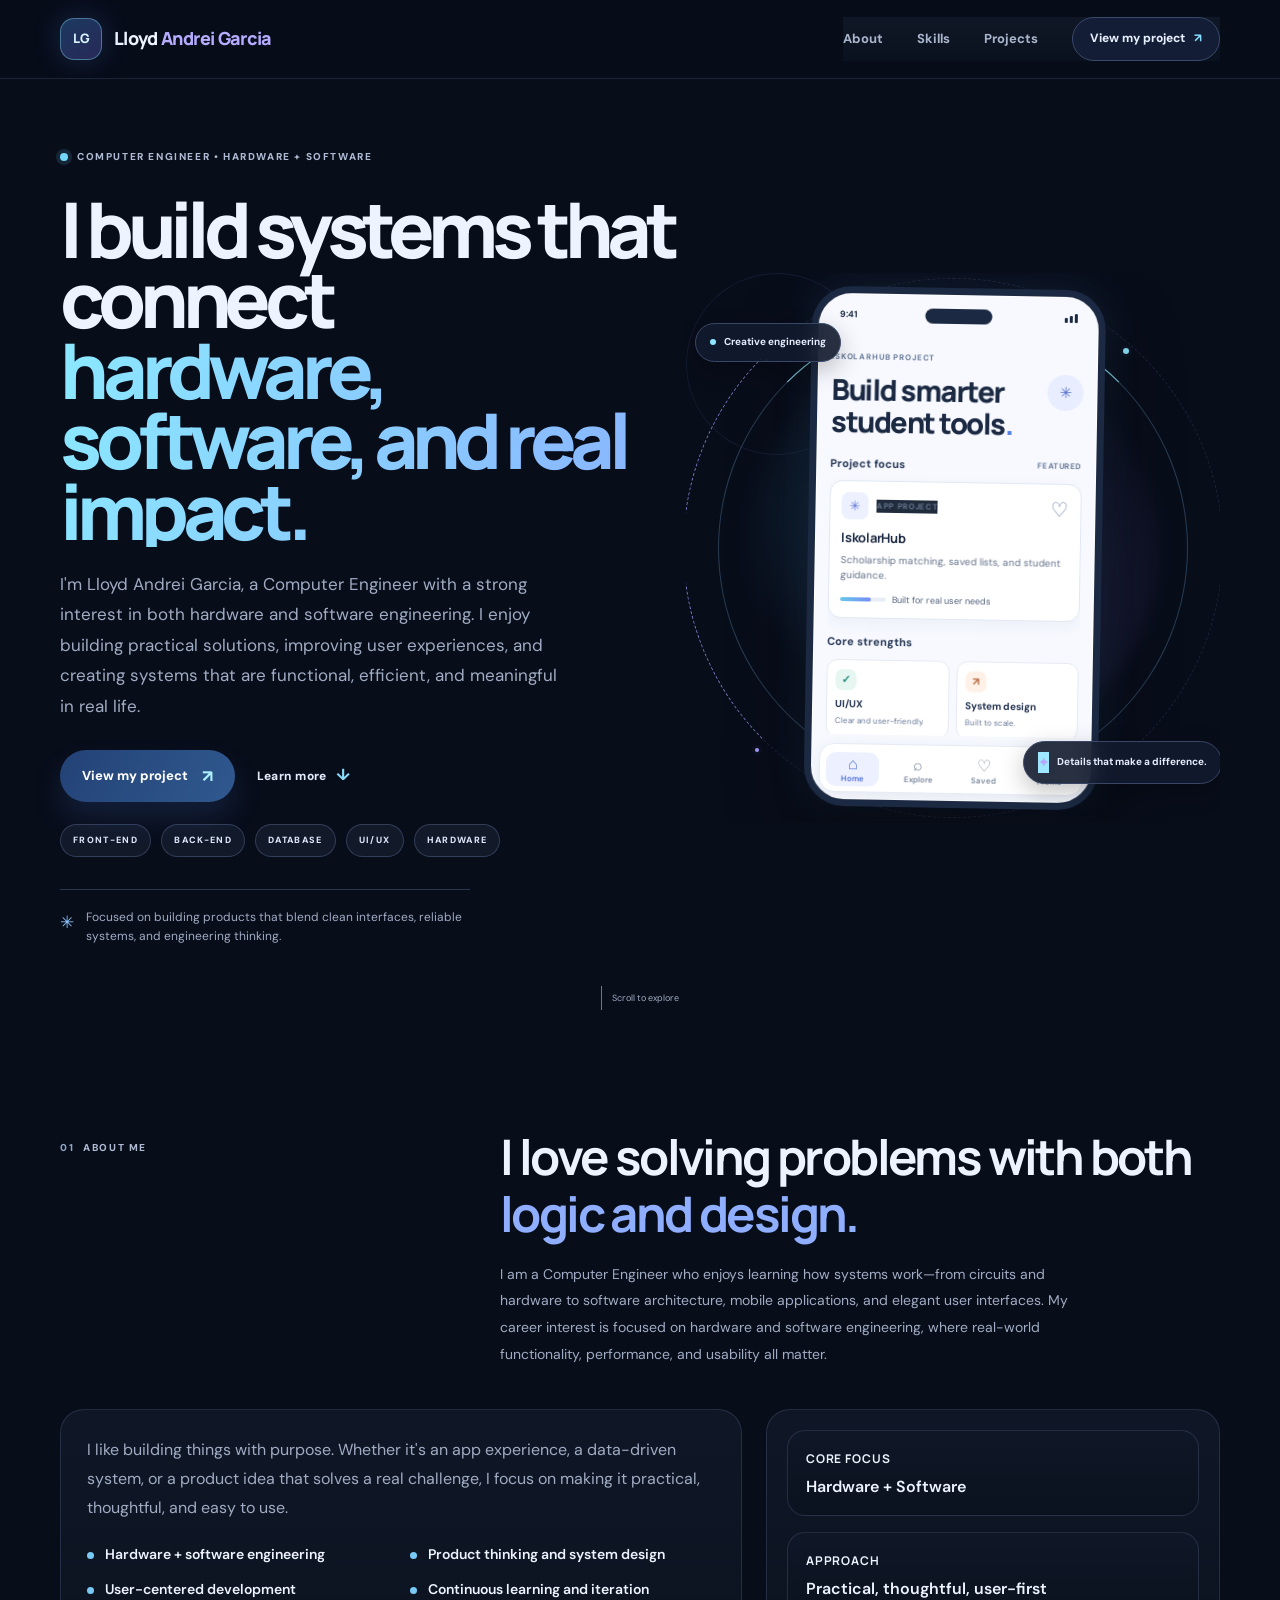
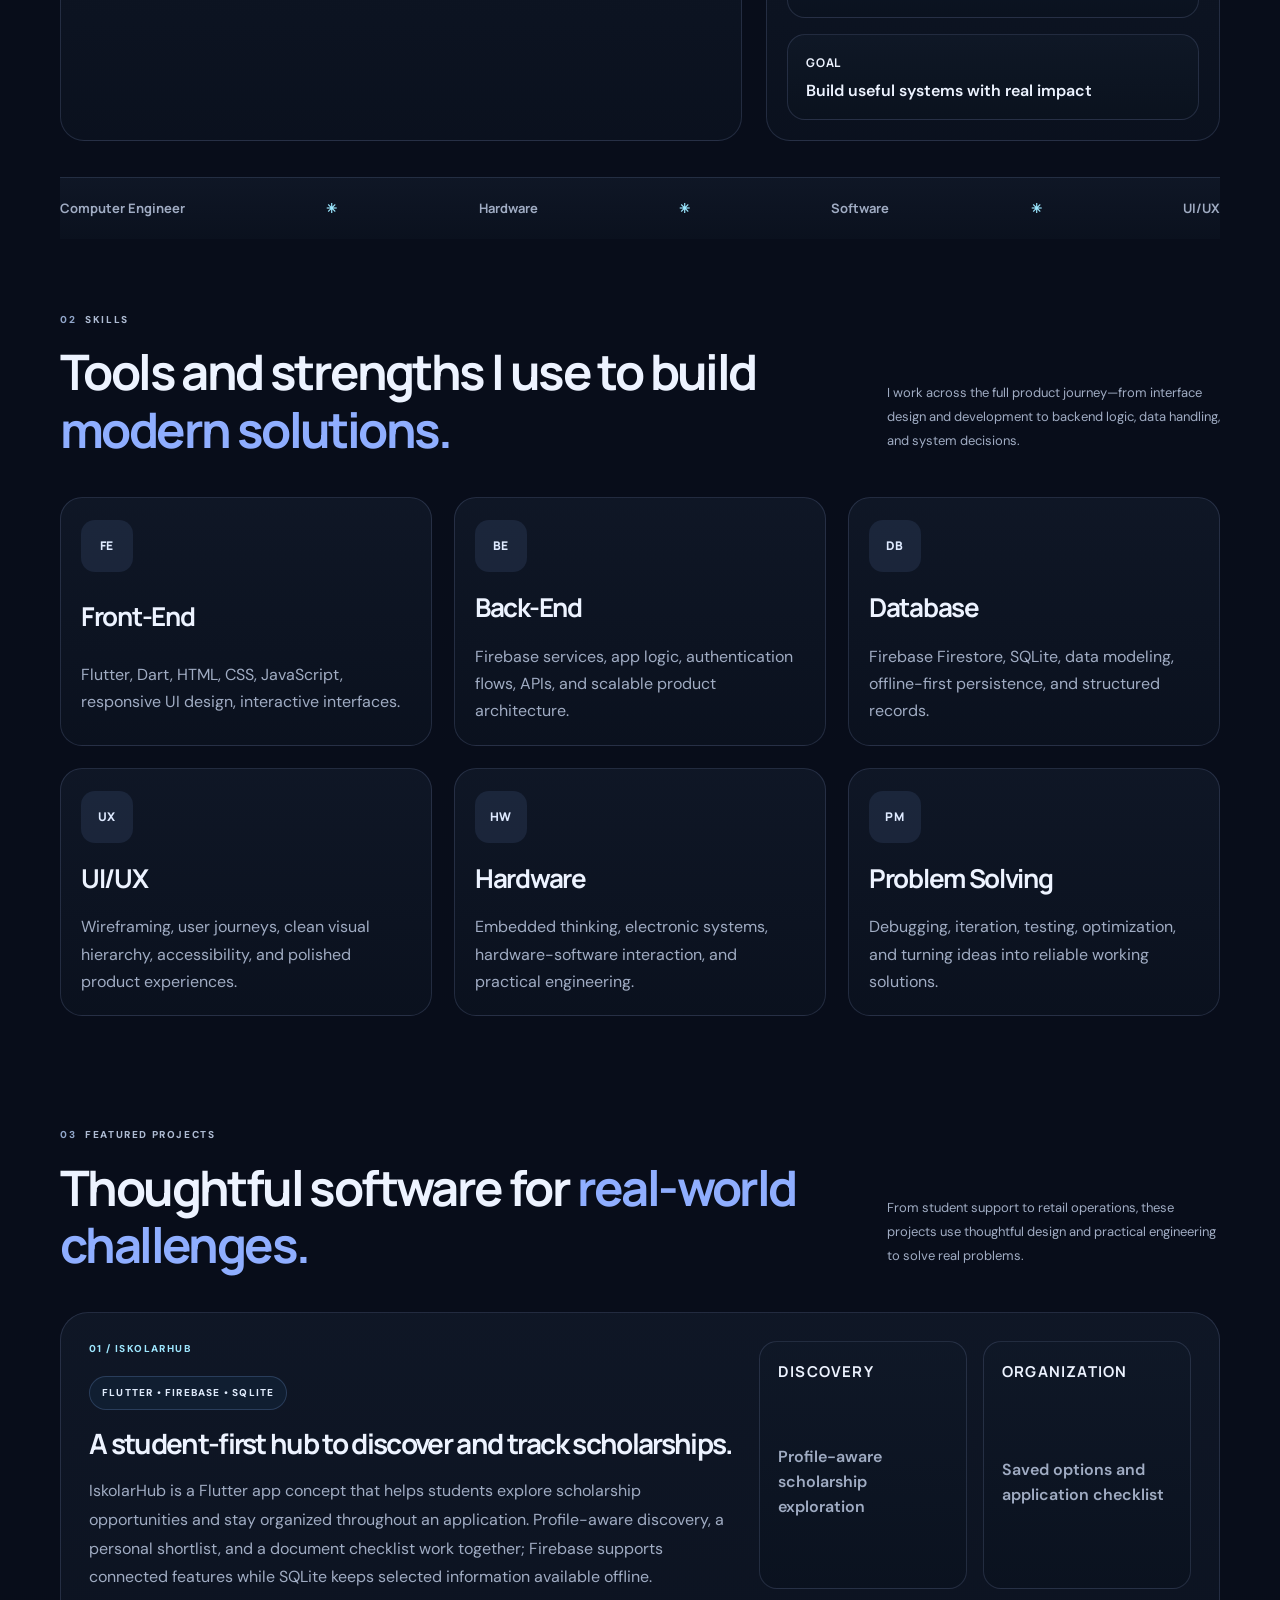
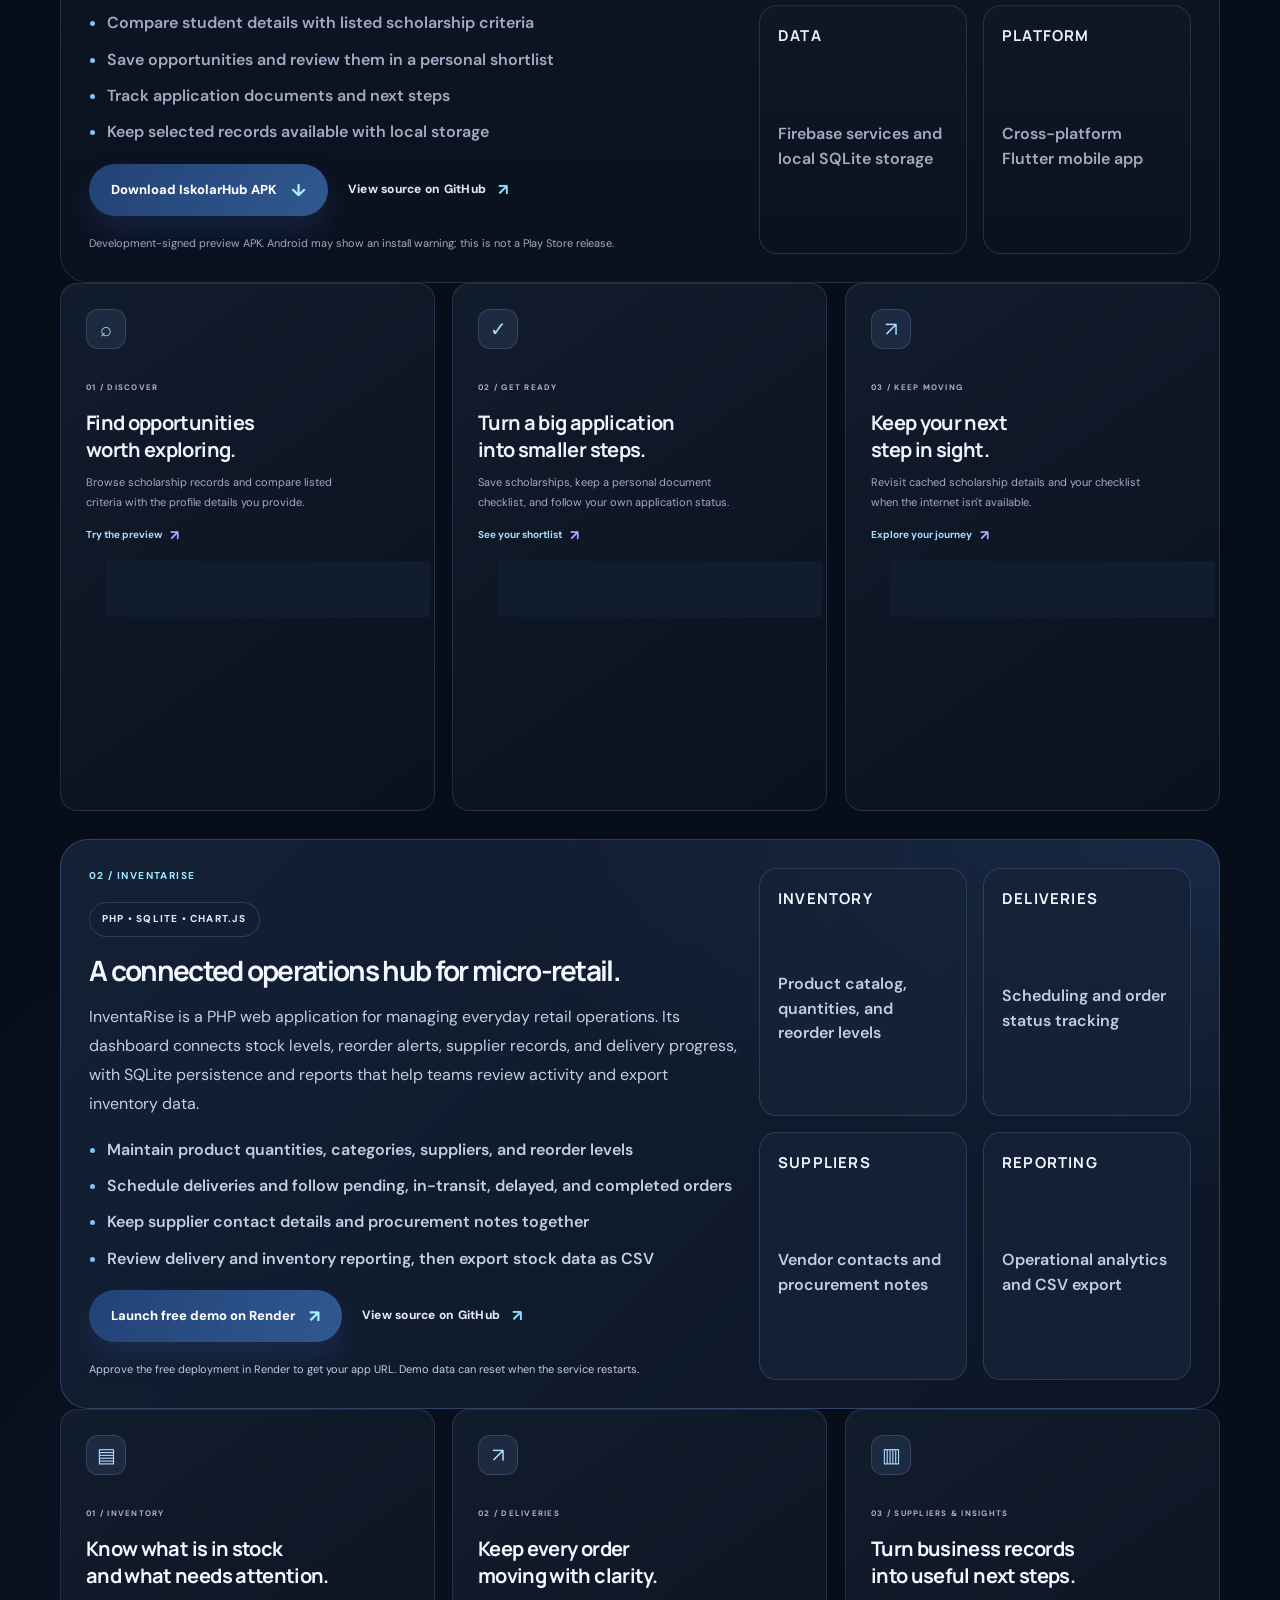
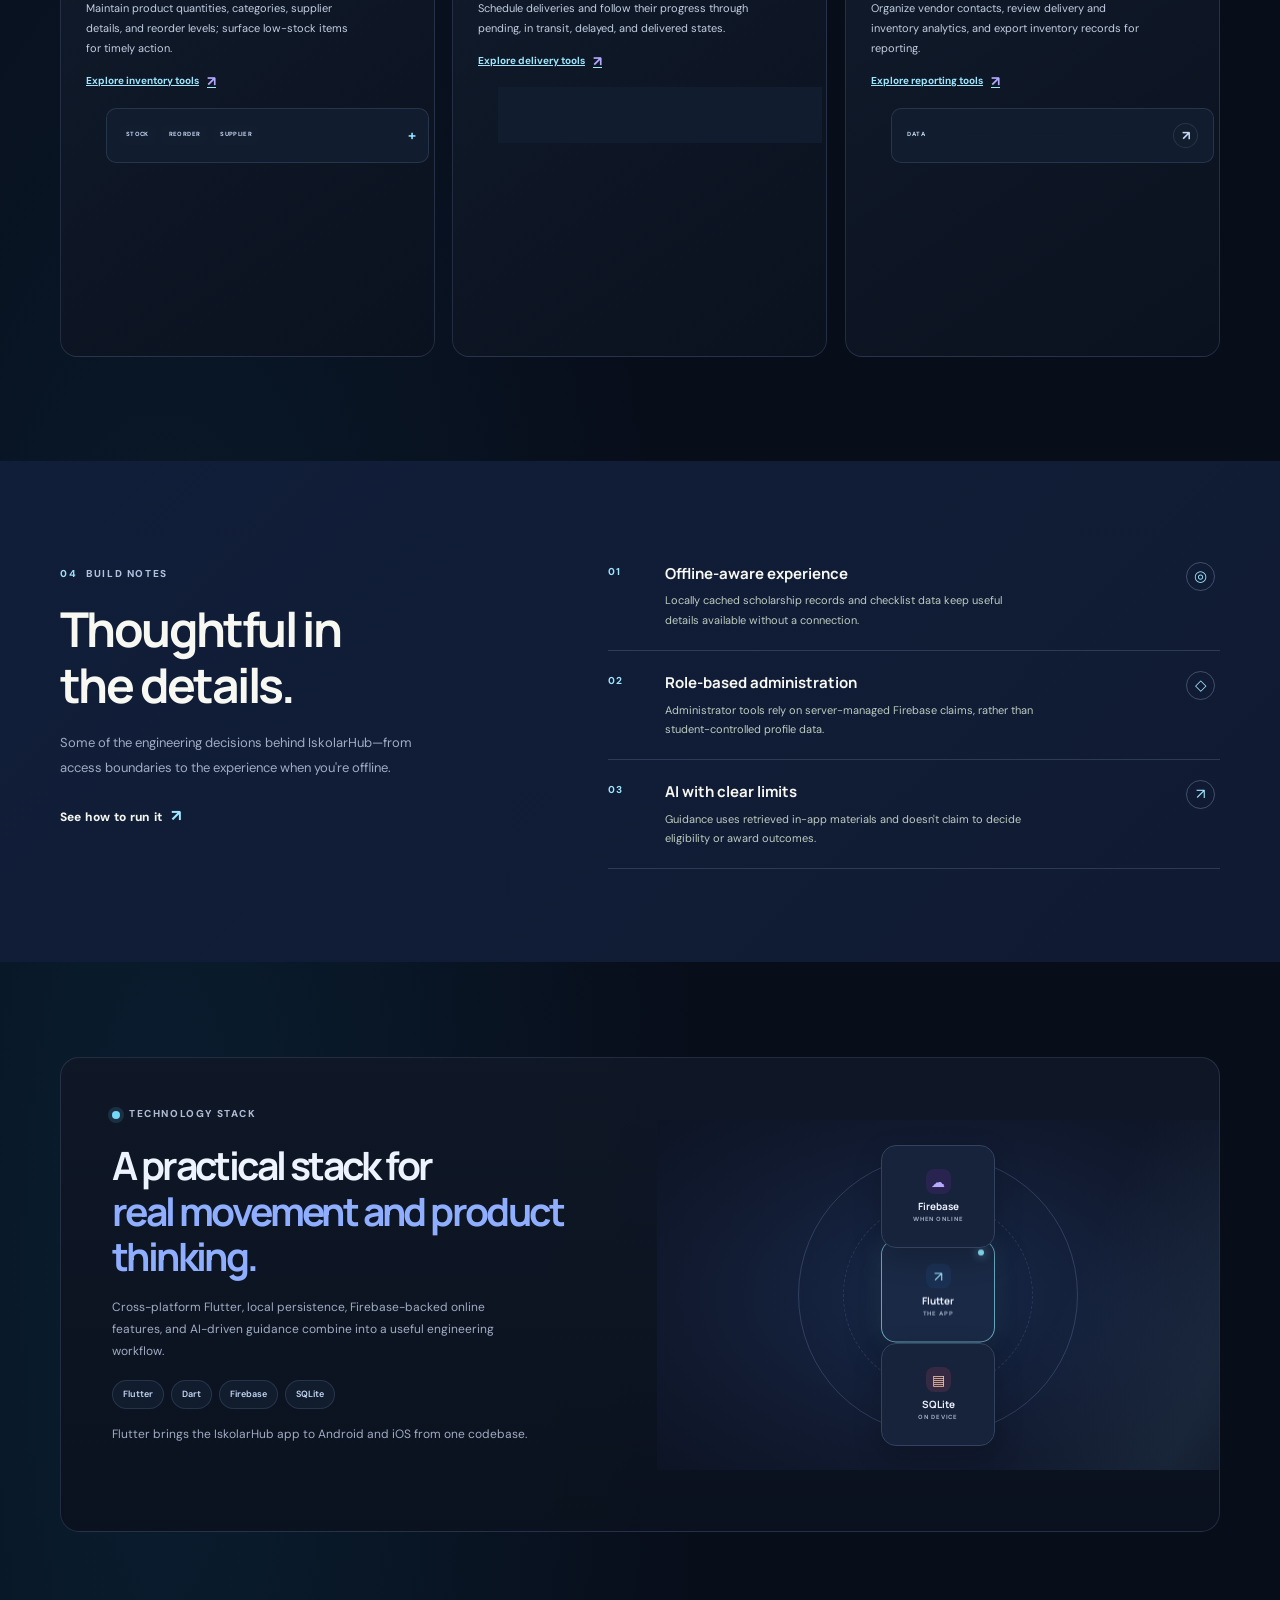
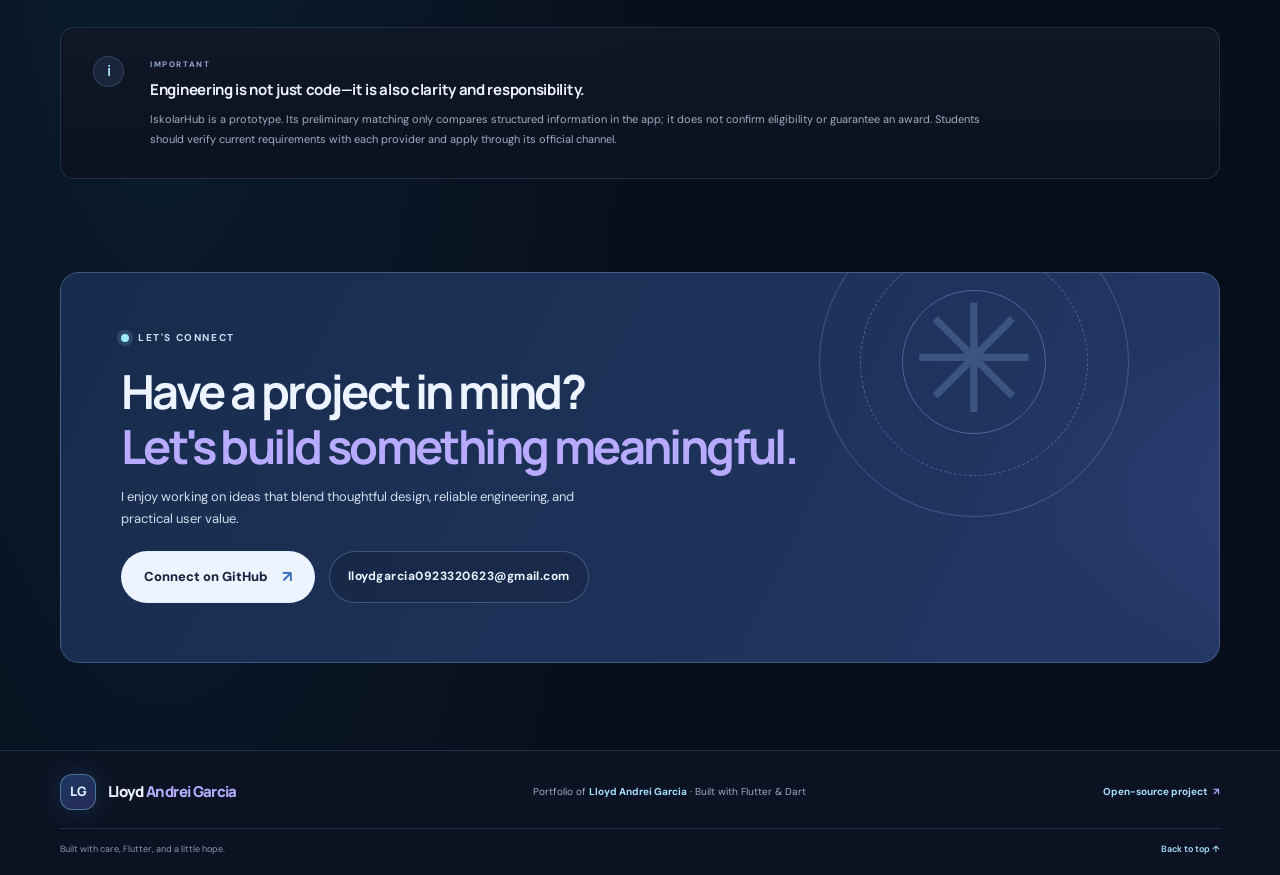
<file: docs/index.html>
<!doctype html>
<html lang="en">
  <head>
    <meta charset="utf-8">
    <meta name="viewport" content="width=device-width, initial-scale=1">
    <meta
      name="description"
      content="Lloyd Andrei Garcia is a Computer Engineer focused on hardware and software engineering, UI/UX, databases, and mobile app development."
    >
    <meta name="theme-color" content="#0f172a">
    <meta property="og:type" content="website">
    <meta property="og:title" content="Lloyd Andrei Garcia — Computer Engineer">
    <meta
      property="og:description"
      content="Computer Engineer portfolio featuring work in front-end, back-end, database, UI/UX, hardware/software engineering, and the IskolarHub project."
    >
    <meta property="og:image" content="assets/social-preview.svg?v=blue-hour">
    <title>Lloyd Andrei Garcia — Computer Engineer</title>
    <link rel="icon" href="assets/favicon.svg?v=blue-hour" type="image/svg+xml">
    <link rel="stylesheet" href="styles.css?v=playful-preview">
    <script src="script.js?v=playful-preview" defer></script>
  </head>
  <body>
    <a class="skip-link" href="#main">Skip to content</a>

    <header class="site-header">
      <nav class="nav shell" aria-label="Main navigation">
        <a class="brand" href="#" aria-label="Lloyd Andrei Garcia home">
          <span class="brand-mark brand-monogram" aria-hidden="true">LG</span>
          <span class="brand-name">Lloyd <span>Andrei Garcia</span></span>
        </a>

        <button
          class="menu-toggle"
          type="button"
          aria-expanded="false"
          aria-controls="nav-links"
          aria-label="Open navigation menu"
        >
          <span></span><span></span>
        </button>

        <div class="nav-links" id="nav-links">
          <a href="#about">About</a>
          <a href="#skills">Skills</a>
          <a href="#projects">Projects</a>
          <a
            class="nav-cta"
            href="https://github.com/lloydgarcia0923320623-create/iskolarhub"
            target="_blank"
            rel="noreferrer"
          >View my project <span aria-hidden="true">↗</span></a>
        </div>
      </nav>
    </header>

    <main id="main">
      <section class="hero shell" aria-labelledby="hero-title">
        <div class="hero-copy">
          <p class="eyebrow"><span class="status-dot"></span> COMPUTER ENGINEER • HARDWARE + SOFTWARE</p>
          <h1 id="hero-title">I build systems that connect <span>hardware, software, and real impact.</span></h1>
          <p class="hero-intro">
            I'm Lloyd Andrei Garcia, a Computer Engineer with a strong interest in both hardware and software engineering.
            I enjoy building practical solutions, improving user experiences, and creating systems that are functional,
            efficient, and meaningful in real life.
          </p>
          <div class="hero-actions">
            <a
              class="button button-dark"
              href="https://github.com/lloydgarcia0923320623-create/iskolarhub"
              target="_blank"
              rel="noreferrer"
            >View my project <span aria-hidden="true">↗</span></a>
            <a class="text-link" href="#about">Learn more <span aria-hidden="true">↓</span></a>
          </div>
          <div class="hero-badges" aria-label="Core skills and tools">
            <span>Front-End</span>
            <span>Back-End</span>
            <span>Database</span>
            <span>UI/UX</span>
            <span>Hardware</span>
          </div>
          <div class="hero-note">
            <span class="note-icon" aria-hidden="true">✳</span>
            <p>Focused on building products that blend clean interfaces, reliable systems, and engineering thinking.</p>
          </div>
        </div>

        <div class="hero-visual" aria-label="Interactive preview of the IskolarHub app">
          <div class="orbit orbit-one"></div>
          <div class="orbit orbit-two"></div>
          <div class="orbit-dot orbit-dot-one"></div>
          <div class="orbit-dot orbit-dot-two"></div>
          <div class="visual-label label-top"><span></span> Creative engineering</div>
          <div class="phone" aria-label="Interactive IskolarHub app preview">
            <div class="phone-top">
              <span>9:41</span>
              <span class="phone-island" aria-hidden="true"></span>
              <span class="phone-status" aria-hidden="true"><i></i><i></i><i></i></span>
            </div>
            <div class="phone-panels">
              <section class="phone-panel" id="preview-home" role="tabpanel" aria-labelledby="tab-home">
                <div class="app-greeting">
                  <div>
                    <span class="micro-label">ISKOLARHUB PROJECT</span>
                    <h2>Build smarter<br>student tools<span>.</span></h2>
                  </div>
                  <div class="avatar" aria-hidden="true">✳</div>
                </div>
                <div class="app-section-title"><strong>Project focus</strong><span>FEATURED</span></div>
                <article class="opportunity-card" data-scholarship-id="future-makers" data-scholarship-title="IskolarHub" data-scholarship-description="A scholarship discovery and tracking app for students.">
                  <div class="card-topline"><span class="card-icon icon-lilac" aria-hidden="true">✳</span><span class="tag">APP PROJECT</span><button class="bookmark" type="button" aria-label="Save IskolarHub" aria-pressed="false">♡</button></div>
                  <strong>IskolarHub</strong>
                  <span class="card-caption">Scholarship matching, saved lists, and student guidance.</span>
                  <div class="match-line"><span><i></i></span> Built for real user needs</div>
                </article>
                <div class="app-section-title"><strong>Core strengths</strong></div>
                <div class="app-mini-row">
                  <div class="mini-card"><span class="mini-icon icon-mint" aria-hidden="true">✓</span><strong>UI/UX</strong><small>Clear and user-friendly.</small></div>
                  <div class="mini-card"><span class="mini-icon icon-peach" aria-hidden="true">↗</span><strong>System design</strong><small>Built to scale.</small></div>
                </div>
                <p class="sample-note">Interactive preview · sample app concept</p>
              </section>

              <section class="phone-panel" id="preview-explore" role="tabpanel" aria-labelledby="tab-explore" hidden>
                <div class="panel-heading">
                  <span class="micro-label">DISCOVERY</span>
                  <h2>Explore<span>.</span></h2>
                  <p>Matching scholarship opportunities with student needs.</p>
                </div>
                <label class="app-search">
                  <span aria-hidden="true">⌕</span>
                  <input class="scholarship-search" type="search" placeholder="Search opportunities" aria-label="Search sample scholarships">
                </label>
                <div class="app-section-title"><strong>Scholarships</strong><span>2 ITEMS</span></div>
                <div class="scholarship-list">
                  <article class="opportunity-card" data-scholarship-id="future-makers" data-scholarship-title="Future Makers Grant" data-scholarship-description="A sample opportunity to explore.">
                    <div class="card-topline"><span class="card-icon icon-lilac" aria-hidden="true">✳</span><span class="tag">STUDENT GRANT</span><button class="bookmark" type="button" aria-label="Save Future Makers Grant" aria-pressed="false">♡</button></div>
                    <strong>Future Makers Grant</strong>
                    <span class="card-caption">A sample opportunity to explore.</span>
                  </article>
                  <article class="opportunity-card" data-scholarship-id="learning-forward" data-scholarship-title="Learning Forward Award" data-scholarship-description="A sample award for motivated learners.">
                    <div class="card-topline"><span class="card-icon icon-blue" aria-hidden="true">↗</span><span class="tag">STUDENT AWARD</span><button class="bookmark" type="button" aria-label="Save Learning Forward Award" aria-pressed="false">♡</button></div>
                    <strong>Learning Forward Award</strong>
                    <span class="card-caption">A sample award for motivated learners.</span>
                  </article>
                  <p class="search-empty" hidden>No sample scholarships match that search.</p>
                </div>
              </section>

              <section class="phone-panel" id="preview-saved" role="tabpanel" aria-labelledby="tab-saved" hidden>
                <div class="panel-heading">
                  <span class="micro-label">KEEP GOOD OPTIONS CLOSE</span>
                  <h2>Saved<span>.</span></h2>
                  <p>Your shortlist, ready when you are.</p>
                </div>
                <p class="saved-empty">Tap the heart on an opportunity to add it to your shortlist.</p>
                <div class="saved-list"></div>
              </section>

              <section class="phone-panel" id="preview-profile" role="tabpanel" aria-labelledby="tab-profile" hidden>
                <div class="panel-heading">
                  <span class="micro-label">YOUR JOURNEY</span>
                  <h2>Profile<span>.</span></h2>
                  <p>A few details can help you organize your search.</p>
                </div>
                <div class="profile-preview">
                  <div class="avatar" aria-hidden="true">✳</div>
                  <strong>Your student profile</strong>
                  <span>Study details and goals stay yours to manage.</span>
                </div>
                <div class="app-section-title"><strong>Good next steps</strong></div>
                <div class="profile-step"><span>01</span><p>Add your course and year level</p><b>›</b></div>
                <div class="profile-step"><span>02</span><p>Save an opportunity to review</p><b>›</b></div>
                <p class="sample-note">Interactive preview · sample content</p>
              </section>
            </div>
            <div class="phone-tabbar" role="tablist" aria-label="Preview app navigation">
              <button class="tab-active" id="tab-home" type="button" role="tab" aria-selected="true" aria-controls="preview-home" tabindex="0"><span aria-hidden="true">⌂</span><small>Home</small></button>
              <button id="tab-explore" type="button" role="tab" aria-selected="false" aria-controls="preview-explore" tabindex="-1"><span aria-hidden="true">⌕</span><small>Explore</small></button>
              <button id="tab-saved" type="button" role="tab" aria-selected="false" aria-controls="preview-saved" tabindex="-1"><span aria-hidden="true">♡</span><small>Saved</small></button>
              <button id="tab-profile" type="button" role="tab" aria-selected="false" aria-controls="preview-profile" tabindex="-1"><span aria-hidden="true">◉</span><small>Profile</small></button>
            </div>
            <p class="phone-status-message" aria-live="polite"></p>
          </div>
          <div class="visual-label label-bottom"><span>✦</span> Details that make a difference.</div>
        </div>

        <a class="scroll-cue" href="#about"><span></span> Scroll to explore</a>
      </section>

      <section class="intro-section" id="about" aria-labelledby="why-title">
        <div class="shell intro-grid">
          <p class="eyebrow section-eyebrow"><span>01</span> ABOUT ME</p>
          <div>
            <h2 id="why-title">I love solving problems with both <span>logic and design.</span></h2>
            <p class="section-copy">
              I am a Computer Engineer who enjoys learning how systems work—from circuits and hardware to software architecture,
              mobile applications, and elegant user interfaces. My career interest is focused on hardware and software engineering,
              where real-world functionality, performance, and usability all matter.
            </p>
          </div>
        </div>
        <div class="shell about-grid">
          <div class="about-copy">
            <p>
              I like building things with purpose. Whether it's an app experience, a data-driven system, or a product idea that
              solves a real challenge, I focus on making it practical, thoughtful, and easy to use.
            </p>
            <ul class="about-list">
              <li>Hardware + software engineering</li>
              <li>Product thinking and system design</li>
              <li>User-centered development</li>
              <li>Continuous learning and iteration</li>
            </ul>
          </div>
          <div class="about-panel">
            <div class="mini-stat">
              <strong>Core focus</strong>
              <span>Hardware + Software</span>
            </div>
            <div class="mini-stat">
              <strong>Approach</strong>
              <span>Practical, thoughtful, user-first</span>
            </div>
            <div class="mini-stat">
              <strong>Goal</strong>
              <span>Build useful systems with real impact</span>
            </div>
          </div>
        </div>
        <div class="word-strip shell" aria-label="Computer engineer, software, hardware, UI UX, systems">
          <span>Computer Engineer</span><i>✳</i><span>Hardware</span><i>✳</i><span>Software</span><i>✳</i><span>UI/UX</span>
        </div>
      </section>

      <section class="skills-section" id="skills" aria-labelledby="skills-title">
        <div class="shell">
          <div class="section-heading">
            <div>
              <p class="eyebrow section-eyebrow"><span>02</span> SKILLS</p>
              <h2 id="skills-title">Tools and strengths I use to build <span>modern solutions.</span></h2>
            </div>
            <p>I work across the full product journey—from interface design and development to backend logic, data handling, and system decisions.</p>
          </div>

          <div class="skills-grid">
            <article class="skill-card">
              <div class="skill-icon">FE</div>
              <h3>Front-End</h3>
              <p>Flutter, Dart, HTML, CSS, JavaScript, responsive UI design, interactive interfaces.</p>
            </article>
            <article class="skill-card">
              <div class="skill-icon">BE</div>
              <h3>Back-End</h3>
              <p>Firebase services, app logic, authentication flows, APIs, and scalable product architecture.</p>
            </article>
            <article class="skill-card">
              <div class="skill-icon">DB</div>
              <h3>Database</h3>
              <p>Firebase Firestore, SQLite, data modeling, offline-first persistence, and structured records.</p>
            </article>
            <article class="skill-card">
              <div class="skill-icon">UX</div>
              <h3>UI/UX</h3>
              <p>Wireframing, user journeys, clean visual hierarchy, accessibility, and polished product experiences.</p>
            </article>
            <article class="skill-card">
              <div class="skill-icon">HW</div>
              <h3>Hardware</h3>
              <p>Embedded thinking, electronic systems, hardware-software interaction, and practical engineering.</p>
            </article>
            <article class="skill-card">
              <div class="skill-icon">PM</div>
              <h3>Problem Solving</h3>
              <p>Debugging, iteration, testing, optimization, and turning ideas into reliable working solutions.</p>
            </article>
          </div>
        </div>
      </section>

      <section class="features-section" id="projects" aria-labelledby="features-title">
        <div class="shell">
          <div class="section-heading">
            <div>
              <p class="eyebrow section-eyebrow"><span>03</span> FEATURED PROJECTS</p>
              <h2 id="features-title">Thoughtful software for <span>real-world challenges.</span></h2>
            </div>
            <p>From student support to retail operations, these projects use thoughtful design and practical engineering to solve real problems.</p>
          </div>

          <div class="project-showcase">
            <div class="project-summary">
              <span class="project-name">01 / ISKOLARHUB</span>
              <span class="project-badge">Flutter • Firebase • SQLite</span>
              <h3>A student-first hub to discover and track scholarships.</h3>
              <p>
                IskolarHub is a Flutter app concept that helps students explore scholarship opportunities and stay organized
                throughout an application. Profile-aware discovery, a personal shortlist, and a document checklist work together;
                Firebase supports connected features while SQLite keeps selected information available offline.
              </p>
              <ul>
                <li>Compare student details with listed scholarship criteria</li>
                <li>Save opportunities and review them in a personal shortlist</li>
                <li>Track application documents and next steps</li>
                <li>Keep selected records available with local storage</li>
              </ul>
              <div class="project-actions">
                <a class="button button-dark" href="https://github.com/lloydgarcia0923320623-create/iskolarhub/releases/download/v1.0.0-preview/IskolarHub-android-preview.apk">Download IskolarHub APK <span aria-hidden="true">↓</span></a>
                <a class="text-link" href="https://github.com/lloydgarcia0923320623-create/iskolarhub" target="_blank" rel="noreferrer">View source on GitHub <span aria-hidden="true">↗</span></a>
              </div>
              <p class="app-download-note">Development-signed preview APK. Android may show an install warning; this is not a Play Store release.</p>
            </div>
            <div class="project-metrics">
              <div class="metric-box">
                <strong>Discovery</strong>
                <span>Profile-aware scholarship exploration</span>
              </div>
              <div class="metric-box">
                <strong>Organization</strong>
                <span>Saved options and application checklist</span>
              </div>
              <div class="metric-box">
                <strong>Data</strong>
                <span>Firebase services and local SQLite storage</span>
              </div>
              <div class="metric-box">
                <strong>Platform</strong>
                <span>Cross-platform Flutter mobile app</span>
              </div>
            </div>
          </div>

          <div class="feature-grid">
            <article class="feature-card feature-lilac">
              <div class="feature-icon" aria-hidden="true">⌕</div>
              <span class="card-index">01 / DISCOVER</span>
              <h3>Find opportunities<br>worth exploring.</h3>
              <p>Browse scholarship records and compare listed criteria with the profile details you provide.</p>
              <button class="feature-action" type="button" data-preview-tab="tab-explore">Try the preview <span aria-hidden="true">↗</span></button>
              <div class="feature-decoration discover-decoration" aria-hidden="true"><span>COURSE</span><span>YEAR LEVEL</span><span>GWA</span><b>+</b></div>
            </article>
            <article class="feature-card feature-mint">
              <div class="feature-icon" aria-hidden="true">✓</div>
              <span class="card-index">02 / GET READY</span>
              <h3>Turn a big application<br>into smaller steps.</h3>
              <p>Save scholarships, keep a personal document checklist, and follow your own application status.</p>
              <button class="feature-action" type="button" data-preview-tab="tab-saved">See your shortlist <span aria-hidden="true">↗</span></button>
              <div class="feature-decoration checklist-decoration" aria-hidden="true"><span>✓</span><i></i><span>✓</span><i></i><b></b><i></i></div>
            </article>
            <article class="feature-card feature-peach">
              <div class="feature-icon" aria-hidden="true">↗</div>
              <span class="card-index">03 / KEEP MOVING</span>
              <h3>Keep your next<br>step in sight.</h3>
              <p>Revisit cached scholarship details and your checklist when the internet isn't available.</p>
              <button class="feature-action" type="button" data-preview-tab="tab-profile">Explore your journey <span aria-hidden="true">↗</span></button>
              <div class="feature-decoration path-decoration" aria-hidden="true"><span>START</span><i></i><i></i><i></i><b>✳</b></div>
            </article>
          </div>

          <div class="project-showcase inventarise-showcase" aria-labelledby="inventarise-title">
            <div class="project-summary">
              <span class="project-name">02 / INVENTARISE</span>
              <span class="project-badge">PHP • SQLite • Chart.js</span>
              <h3 id="inventarise-title">A connected operations hub for micro-retail.</h3>
              <p>
                InventaRise is a PHP web application for managing everyday retail operations. Its dashboard connects stock
                levels, reorder alerts, supplier records, and delivery progress, with SQLite persistence and reports that help
                teams review activity and export inventory data.
              </p>
              <ul>
                <li>Maintain product quantities, categories, suppliers, and reorder levels</li>
                <li>Schedule deliveries and follow pending, in-transit, delayed, and completed orders</li>
                <li>Keep supplier contact details and procurement notes together</li>
                <li>Review delivery and inventory reporting, then export stock data as CSV</li>
              </ul>
              <div class="project-actions">
                <a class="button button-dark" href="https://render.com/deploy?repo=https%3A%2F%2Fgithub.com%2Flloydgarcia0923320623-create%2FInventaRise" target="_blank" rel="noreferrer">Launch free demo on Render <span aria-hidden="true">↗</span></a>
                <a class="text-link" href="https://github.com/lloydgarcia0923320623-create/InventaRise" target="_blank" rel="noreferrer">View source on GitHub <span aria-hidden="true">↗</span></a>
              </div>
              <p class="app-download-note">Approve the free deployment in Render to get your app URL. Demo data can reset when the service restarts.</p>
            </div>
            <div class="project-metrics">
              <div class="metric-box">
                <strong>Inventory</strong>
                <span>Product catalog, quantities, and reorder levels</span>
              </div>
              <div class="metric-box">
                <strong>Deliveries</strong>
                <span>Scheduling and order status tracking</span>
              </div>
              <div class="metric-box">
                <strong>Suppliers</strong>
                <span>Vendor contacts and procurement notes</span>
              </div>
              <div class="metric-box">
                <strong>Reporting</strong>
                <span>Operational analytics and CSV export</span>
              </div>
            </div>
          </div>

          <div class="feature-grid inventarise-feature-grid" aria-label="InventaRise project features">
            <article class="feature-card feature-lilac">
              <div class="feature-icon" aria-hidden="true">▤</div>
              <span class="card-index">01 / INVENTORY</span>
              <h3>Know what is in stock<br>and what needs attention.</h3>
              <p>Maintain product quantities, categories, supplier details, and reorder levels; surface low-stock items for timely action.</p>
              <a class="feature-action" href="https://github.com/lloydgarcia0923320623-create/InventaRise" target="_blank" rel="noreferrer">Explore inventory tools <span aria-hidden="true">↗</span></a>
              <div class="feature-decoration discover-decoration" aria-hidden="true"><span>STOCK</span><span>REORDER</span><span>SUPPLIER</span><b>+</b></div>
            </article>
            <article class="feature-card feature-mint">
              <div class="feature-icon" aria-hidden="true">↗</div>
              <span class="card-index">02 / DELIVERIES</span>
              <h3>Keep every order<br>moving with clarity.</h3>
              <p>Schedule deliveries and follow their progress through pending, in transit, delayed, and delivered states.</p>
              <a class="feature-action" href="https://github.com/lloydgarcia0923320623-create/InventaRise" target="_blank" rel="noreferrer">Explore delivery tools <span aria-hidden="true">↗</span></a>
              <div class="feature-decoration checklist-decoration" aria-hidden="true"><span>✓</span><i></i><span>→</span><i></i><b></b><i></i></div>
            </article>
            <article class="feature-card feature-peach">
              <div class="feature-icon" aria-hidden="true">▥</div>
              <span class="card-index">03 / SUPPLIERS &amp; INSIGHTS</span>
              <h3>Turn business records<br>into useful next steps.</h3>
              <p>Organize vendor contacts, review delivery and inventory analytics, and export inventory records for reporting.</p>
              <a class="feature-action" href="https://github.com/lloydgarcia0923320623-create/InventaRise" target="_blank" rel="noreferrer">Explore reporting tools <span aria-hidden="true">↗</span></a>
              <div class="feature-decoration path-decoration" aria-hidden="true"><span>DATA</span><i></i><i></i><i></i><b>↗</b></div>
            </article>
          </div>
        </div>
      </section>

      <section class="journey-section" id="how-it-works" aria-labelledby="journey-title">
        <div class="shell journey-grid">
          <div class="journey-heading">
            <p class="eyebrow section-eyebrow"><span>04</span> BUILD NOTES</p>
            <h2 id="journey-title">Thoughtful in<br>the details.</h2>
            <p>Some of the engineering decisions behind IskolarHub—from access boundaries to the experience when you're offline.</p>
            <a class="text-link" href="https://github.com/lloydgarcia0923320623-create/iskolarhub#run" target="_blank" rel="noreferrer">See how to run it <span aria-hidden="true">↗</span></a>
          </div>
          <ol class="journey-steps">
            <li><span class="step-number">01</span><div><h3>Offline-aware experience</h3><p>Locally cached scholarship records and checklist data keep useful details available without a connection.</p></div><span class="step-mark" aria-hidden="true">◎</span></li>
            <li><span class="step-number">02</span><div><h3>Role-based administration</h3><p>Administrator tools rely on server-managed Firebase claims, rather than student-controlled profile data.</p></div><span class="step-mark" aria-hidden="true">◇</span></li>
            <li><span class="step-number">03</span><div><h3>AI with clear limits</h3><p>Guidance uses retrieved in-app materials and doesn't claim to decide eligibility or award outcomes.</p></div><span class="step-mark" aria-hidden="true">↗</span></li>
          </ol>
        </div>
      </section>

      <section class="stack-section" aria-labelledby="stack-title">
        <div class="shell stack-card">
          <div class="stack-copy">
            <p class="eyebrow"><span class="status-dot"></span> TECHNOLOGY STACK</p>
            <h2 id="stack-title">A practical stack for <br><span>real movement and product thinking.</span></h2>
            <p>Cross-platform Flutter, local persistence, Firebase-backed online features, and AI-driven guidance combine into a useful engineering workflow.</p>
            <div class="stack-tags"><span>Flutter</span><span>Dart</span><span>Firebase</span><span>SQLite</span></div>
            <p class="stack-detail" aria-live="polite">Flutter brings the IskolarHub app to Android and iOS from one codebase.</p>
          </div>
          <div class="stack-art" aria-label="Explore the technologies in the IskolarHub stack">
            <div class="stack-ring ring-a"></div><div class="stack-ring ring-b"></div>
            <button class="stack-node node-app" type="button" aria-pressed="true" data-stack-detail="Flutter brings the IskolarHub app to Android and iOS from one codebase."><span aria-hidden="true">↗</span><b>Flutter</b><small>THE APP</small></button>
            <button class="stack-node node-cloud" type="button" aria-pressed="false" data-stack-detail="Firebase provides sign-in and shared scholarship data when a connection is available."><span aria-hidden="true">☁</span><b>Firebase</b><small>WHEN ONLINE</small></button>
            <button class="stack-node node-local" type="button" aria-pressed="false" data-stack-detail="SQLite keeps selected app data on the device for a more offline-aware experience."><span aria-hidden="true">▤</span><b>SQLite</b><small>ON DEVICE</small></button>
            <div class="stack-line line-one"></div><div class="stack-line line-two"></div>
          </div>
        </div>
      </section>

      <section class="honesty-section">
        <div class="shell honesty-card">
          <div class="honesty-icon" aria-hidden="true">i</div>
          <div><p class="eyebrow section-eyebrow"><span>IMPORTANT</span></p><h2>Engineering is not just code—it is also clarity and responsibility.</h2><p>IskolarHub is a prototype. Its preliminary matching only compares structured information in the app; it does not confirm eligibility or guarantee an award. Students should verify current requirements with each provider and apply through its official channel.</p></div>
        </div>
      </section>

      <section class="closing-section" id="connect">
        <div class="shell closing-card">
          <div class="closing-decoration" aria-hidden="true"><span>✳</span><i></i><b></b></div>
          <p class="eyebrow"><span class="status-dot"></span> LET'S CONNECT</p>
          <h2>Have a project in mind?<br><span>Let's build something meaningful.</span></h2>
          <p>I enjoy working on ideas that blend thoughtful design, reliable engineering, and practical user value.</p>
          <div class="closing-actions">
            <a class="button button-light" href="https://github.com/lloydgarcia0923320623-create" target="_blank" rel="noreferrer">Connect on GitHub <span aria-hidden="true">↗</span></a>
            <a class="email-link" href="mailto:lloydgarcia0923320623@gmail.com">lloydgarcia0923320623@gmail.com</a>
          </div>
        </div>
      </section>
    </main>

    <footer class="site-footer">
      <div class="shell footer-inner">
        <a class="brand footer-brand" href="#" aria-label="Lloyd Andrei Garcia home">
          <span class="brand-mark brand-monogram" aria-hidden="true">LG</span>
          <span class="brand-name">Lloyd <span>Andrei Garcia</span></span>
        </a>
        <p>Portfolio of <a href="https://github.com/lloydgarcia0923320623-create" target="_blank" rel="noreferrer">Lloyd Andrei Garcia</a> · Built with Flutter &amp; Dart</p>
        <a class="footer-source" href="https://github.com/lloydgarcia0923320623-create/iskolarhub" target="_blank" rel="noreferrer">Open-source project <span aria-hidden="true">↗</span></a>
      </div>
      <div class="shell footer-bottom"><span>Built with care, Flutter, and a little hope.</span><a href="#main">Back to top ↑</a></div>
    </footer>
  </body>
</html>
</file>
<file: docs/styles.css>
@import url("https://fonts.googleapis.com/css2?family=DM+Sans:wght@400;500;600;700&family=Manrope:wght@400;500;600;700;800&display=swap");

:root {
  --bg-deep: #07111f;
  --bg-panel: #0d1a2d;
  --bg-panel-2: #111f35;
  --bg-surface: #0f1c2f;
  --card: rgba(16, 27, 45, 0.72);
  --card-strong: #101d33;
  --line: rgba(152, 177, 220, 0.16);
  --line-strong: rgba(162, 194, 255, 0.24);
  --ink: #edf3ff;
  --muted: #9aaec9;
  --soft: #c7d7f5;
  --cyan: #8fe8ff;
  --blue: #88a8ff;
  --purple: #b5a5ff;
  --mint: #9af0d1;
  --rose: #ff8bb8;
  --shadow: rgba(1, 4, 18, 0.5);
  --font-body: "DM Sans", "Segoe UI", sans-serif;
  --font-display: "Manrope", "Segoe UI", sans-serif;
}

* { box-sizing: border-box; }
html { scroll-behavior: smooth; scroll-padding-top: 90px; }
body {
  margin: 0;
  background:
    radial-gradient(1200px 700px at 82% 8%, rgba(76, 116, 214, 0.18), transparent 52%),
    radial-gradient(900px 600px at 10% 24%, rgba(31, 160, 207, 0.12), transparent 48%),
    radial-gradient(850px 500px at 85% 85%, rgba(147, 106, 255, 0.11), transparent 40%),
    var(--bg-deep);
  color: var(--ink);
  font-family: var(--font-body);
  font-size: 16px;
  line-height: 1.65;
  -webkit-font-smoothing: antialiased;
}
a { color: inherit; }
button, a { -webkit-tap-highlight-color: transparent; }
::selection { background: rgba(143, 232, 255, 0.28); color: var(--ink); }
.shell { width: min(1160px, calc(100% - 64px)); margin-inline: auto; }
.skip-link { position: absolute; z-index: 100; top: 12px; left: 12px; padding: 10px 16px; transform: translateY(-160%); border-radius: 999px; background: var(--ink); color: #091320; }
.skip-link:focus { transform: translateY(0); }

.hero,
.site-header,
.feature-card,
.skill-card,
.project-showcase,
.opportunity-card,
.phone,
.nav-cta,
.button,
.text-link,
.bookmark,
.feature-action {
  transition: transform 220ms ease, box-shadow 220ms ease, border-color 220ms ease, background 220ms ease;
}

.site-header {
  position: sticky;
  z-index: 20;
  top: 0;
  border-bottom: 1px solid var(--line);
  background: rgba(8, 14, 26, 0.8);
  backdrop-filter: blur(18px);
}
.nav { display: flex; min-height: 78px; align-items: center; justify-content: space-between; }
.brand { display: inline-flex; align-items: center; gap: 12px; text-decoration: none; }
.brand-mark {
  display: grid;
  width: 42px;
  height: 42px;
  place-items: center;
  border: 1px solid rgba(146, 216, 255, 0.28);
  border-radius: 14px;
  background: linear-gradient(135deg, #1a325d, #2a2d56);
  color: #eef9ff;
  box-shadow: 0 0 18px rgba(102, 140, 255, 0.18);
}
.brand-name {
  font-family: var(--font-display);
  font-size: 20px;
  font-weight: 800;
  letter-spacing: -0.8px;
}
.brand-name span { color: #b9b3ff; }
.nav-links { display: flex; align-items: center; gap: 34px; }
.nav-links > a:not(.nav-cta) {
  color: #d4ddf7;
  font-size: 13px;
  font-weight: 700;
  text-decoration: none;
  transition: color .2s ease;
}
.nav-links > a:not(.nav-cta):hover { color: var(--cyan); }
.nav-cta {
  padding: 11px 17px;
  border: 1px solid var(--line-strong);
  border-radius: 999px;
  background: rgba(20, 31, 52, 0.9);
  color: var(--ink);
  font-size: 12px;
  font-weight: 800;
  text-decoration: none;
  transition: transform .2s ease, box-shadow .2s ease, border-color .2s ease;
}
.nav-cta span { margin-left: 6px; color: var(--cyan); }
.nav-cta:hover {
  transform: translateY(-1px);
  border-color: rgba(143, 232, 255, 0.38);
  box-shadow: 0 10px 26px rgba(86, 132, 255, 0.18);
}
.menu-toggle { display: none; }

.hero {
  position: relative;
  display: grid;
  min-height: 720px;
  grid-template-columns: 1.08fr 0.92fr;
  align-items: center;
  padding-block: 70px 90px;
  isolation: isolate;
}
.hero-copy { position: relative; z-index: 2; }
.eyebrow {
  display: flex;
  align-items: center;
  gap: 9px;
  color: #c1d2f7;
  font-size: 10px;
  font-weight: 800;
  letter-spacing: 1.6px;
  text-transform: uppercase;
}
.status-dot {
  width: 8px;
  height: 8px;
  border-radius: 50%;
  background: var(--cyan);
  box-shadow: 0 0 0 4px rgba(143, 232, 255, 0.16);
}
h1, h2, h3, p { margin-top: 0; }
.hero h1 {
  max-width: 630px;
  margin-block: 28px 22px;
  font-family: var(--font-display);
  font-size: clamp(52px, 6vw, 110px);
  font-weight: 800;
  letter-spacing: -0.08em;
  line-height: 0.92;
  color: #edf3ff;
}
.hero h1 span {
  display: block;
  background: linear-gradient(90deg, #9ae9ff, #8aa7ff 38%, #c0a8ff 74%, #9ae9ff);
  background-size: 220% 100%;
  background-clip: text;
  -webkit-text-fill-color: transparent;
  animation: aurora 7s ease-in-out infinite alternate;
}
.hero-intro {
  max-width: 500px;
  margin-bottom: 28px;
  color: var(--muted);
  font-size: 17px;
  line-height: 1.8;
}
.hero-actions { display: flex; align-items: center; gap: 22px; }
.button {
  display: inline-flex;
  min-height: 52px;
  align-items: center;
  justify-content: center;
  gap: 14px;
  padding: 0 22px;
  border-radius: 999px;
  font-size: 13px;
  font-weight: 800;
  text-decoration: none;
  transition: transform .2s ease, box-shadow .2s ease, filter .2s ease;
}
.button:hover { transform: translateY(-2px); filter: brightness(1.05); }
.button-dark {
  position: relative;
  overflow: hidden;
  background: linear-gradient(135deg, #253d66, #2d4f80);
  box-shadow: 0 16px 28px rgba(62, 101, 180, 0.2);
  color: white;
}
.button-dark span { color: var(--cyan); font-size: 17px; }
.text-link {
  color: var(--ink);
  font-size: 12px;
  font-weight: 800;
  text-decoration: none;
  letter-spacing: 0.02em;
}
.text-link span { margin-left: 6px; color: var(--cyan); font-size: 16px; }
.hero-note {
  display: flex;
  max-width: 410px;
  align-items: flex-start;
  gap: 12px;
  margin-top: 32px;
  padding-top: 18px;
  border-top: 1px solid var(--line);
}
.note-icon { color: var(--cyan); font-size: 17px; }
.hero-note p { margin: 0; color: #b7c7eb; font-size: 12px; }
.hero-badges { display: flex; flex-wrap: wrap; gap: 10px; max-width: 520px; margin-top: 22px; }
.hero-badges span {
  display: inline-flex;
  align-items: center;
  padding: 8px 12px;
  border: 1px solid rgba(142, 168, 221, 0.26);
  border-radius: 999px;
  background: rgba(160, 196, 255, 0.07);
  color: #dfe8fb;
  font-size: 9px;
  font-weight: 800;
  letter-spacing: .15em;
  text-transform: uppercase;
}
.hero-visual {
  position: relative;
  display: grid;
  min-height: 520px;
  place-items: center;
  overflow: hidden;
}
.hero-visual::before {
  position: absolute;
  width: 420px;
  height: 420px;
  border-radius: 50%;
  background: radial-gradient(circle at center, rgba(123, 157, 255, 0.22), rgba(54, 75, 120, 0.06) 42%, transparent 72%);
  content: "";
  filter: blur(10px);
}
.hero-visual::after {
  position: absolute;
  inset: 8% 10% auto auto;
  width: 180px;
  height: 180px;
  border-radius: 50%;
  border: 1px solid rgba(139, 172, 255, 0.2);
  background: radial-gradient(circle, rgba(143, 232, 255, 0.12), transparent 65%);
  content: "";
}
.orbit { position: absolute; border: 1px solid rgba(144, 170, 228, 0.22); border-radius: 50%; }
.orbit-one { width: 470px; height: 470px; }
.orbit-two { width: 560px; height: 560px; border-style: dashed; opacity: .72; }
.orbit-dot { position: absolute; z-index: 1; width: 12px; height: 12px; border: 3px solid rgba(8, 14, 26, 0.9); border-radius: 50%; background: var(--cyan); }
.orbit-dot-one { top: 72px; right: 88px; }
.orbit-dot-two { bottom: 68px; left: 66px; width: 10px; height: 10px; background: var(--purple); }
.phone {
  position: relative;
  z-index: 2;
  width: 294px;
  min-height: 520px;
  padding: 13px 17px 0;
  border: 7px solid rgba(17, 28, 47, 0.96);
  border-radius: 38px;
  background: linear-gradient(180deg, #f5f8ff, #eef4ff);
  box-shadow: 0 30px 70px rgba(0, 0, 0, 0.42), 0 0 48px rgba(98, 155, 255, 0.12);
  transform: rotate(3deg);
}

@keyframes aurora {
  0% { background-position: 0% 50%; }
  100% { background-position: 100% 50%; }
}
.phone-top { display: flex; height: 19px; align-items: center; justify-content: space-between; padding-inline: 5px; font-size: 8px; font-weight: 700; }
.phone-status { display: flex; align-items: flex-end; gap: 2px; }
.phone-status i { width: 3px; height: 5px; border-radius: 1px; background: var(--ink); }
.phone-status i:nth-child(2) { height: 7px; }.phone-status i:nth-child(3) { height: 9px; }
.app-greeting { display: flex; align-items: center; justify-content: space-between; margin-block: 19px 15px; }
.micro-label { color: #849087; font-size: 7px; font-weight: 700; letter-spacing: .95px; }
.app-greeting h2 { margin: 6px 0 0; font-family: var(--font-display); font-size: 27px; font-weight: 800; letter-spacing: -1.7px; line-height: 1.05; }
.app-greeting h2 span { color: #749951; }
.avatar { display: grid; width: 31px; height: 31px; place-items: center; border-radius: 50%; background: #e9f2dd; color: #668647; font-size: 15px; }
.app-search { display: flex; height: 32px; align-items: center; gap: 8px; padding-inline: 10px; border: 1px solid #eeefe9; border-radius: 9px; color: #a0a79f; font-size: 9px; }
.app-search span { color: #718671; font-size: 19px; line-height: 1; }
.app-section-title { display: flex; justify-content: space-between; margin-block: 16px 9px; font-size: 10px; }
.app-section-title span { color: #7f9275; font-size: 8px; }
.opportunity-card { padding: 11px 11px 9px; border: 1px solid #eef0e8; border-radius: 12px; background: #fffefa; }
.card-topline { display: flex; align-items: center; gap: 7px; margin-bottom: 9px; }
.card-icon { display: grid; width: 23px; height: 23px; place-items: center; border-radius: 7px; font-size: 11px; }
.icon-lilac { background: #ece7fc; color: #7966b6; }
.tag { color: #818980; font-size: 6px; font-weight: 700; letter-spacing: .8px; }
.bookmark { margin-left: auto; color: #aab1a6; font-size: 14px; }
.opportunity-card > strong { display: block; font-family: var(--font-display); font-size: 12px; }
.card-caption { display: block; margin-top: 1px; color: #818980; font-size: 7px; }
.match-line { display: flex; align-items: center; gap: 6px; margin-top: 9px; color: #69756c; font-size: 7px; }
.match-line > span { width: 46px; height: 4px; overflow: hidden; border-radius: 9px; background: #eff0e9; }
.match-line i { display: block; width: 68%; height: 100%; border-radius: inherit; background: #92bb6f; }
.app-mini-row { display: grid; grid-template-columns: 1fr 1fr; gap: 8px; margin-top: 9px; }
.mini-card { display: grid; padding: 10px 8px; border: 1px solid #f0f0ea; border-radius: 10px; background: #fff; }
.mini-icon { display: grid; width: 19px; height: 19px; margin-bottom: 7px; place-items: center; border-radius: 6px; font-size: 10px; font-weight: 700; }
.icon-mint { background: #e6f1d8; color: #648c50; }.icon-peach { background: #fff0df; color: #b27a45; }
.mini-card strong { font-size: 8px; }.mini-card small { margin-top: 3px; color: #919890; font-size: 6px; }
.phone-tabbar { display: flex; justify-content: space-around; margin: 12px -17px 0; padding: 8px 0 7px; border-top: 1px solid #eff0ea; background: #fff; text-align: center; }
.phone-tabbar > span { display: grid; gap: 0; color: #a1a8a0; font-size: 13px; line-height: 1.15; }
.phone-tabbar small { font-size: 6px; }
.phone-tabbar .tab-active { color: #547447; }
.visual-label { position: absolute; z-index: 3; display: flex; align-items: center; gap: 8px; padding: 10px 14px; border: 1px solid #e6e9e0; border-radius: 999px; background: #fff; box-shadow: 0 8px 24px #1a2f1b0d; color: #58675c; font-size: 9px; font-weight: 700; }
.label-top { top: 50px; left: 9px; }.label-top span { width: 6px; height: 6px; border-radius: 50%; background: #84a969; }
.label-bottom { right: -2px; bottom: 39px; }.label-bottom span { color: #71964f; font-size: 13px; }
.scroll-cue { position: absolute; bottom: 27px; left: 50%; display: flex; align-items: center; gap: 10px; transform: translateX(-50%); color: #8a938b; font-size: 9px; text-decoration: none; }
.scroll-cue span { width: 1px; height: 24px; background: #b5c0b0; }

.intro-section { padding-block: 91px 29px; background: #f0f1e9; }
.intro-grid { display: grid; grid-template-columns: .72fr 1.28fr; gap: 35px; }
.section-eyebrow { align-self: start; margin-top: 12px; }
.section-eyebrow > span:first-child { color: #92a17f; }
.intro-grid h2, .section-heading h2, .journey-heading h2, .stack-copy h2, .closing-card h2 { margin-bottom: 18px; font-family: var(--font-display); font-size: clamp(34px, 4vw, 49px); font-weight: 700; letter-spacing: -2.6px; line-height: 1.17; }
.intro-grid h2 span, .section-heading h2 span { color: #879778; }
.section-copy { max-width: 610px; color: var(--muted); font-size: 14px; line-height: 1.9; }
.word-strip { display: flex; align-items: center; justify-content: space-between; gap: 10px; margin-top: 36px; padding-block: 20px; border-top: 1px solid #dfe2d7; color: #63725f; font-family: var(--font-display); font-size: 13px; font-weight: 700; }
.word-strip i { color: #92a771; font-size: 13px; font-style: normal; }

.features-section { padding-block: 99px 104px; }
.section-heading { display: flex; align-items: flex-end; justify-content: space-between; gap: 35px; margin-bottom: 39px; }
.section-heading h2 { margin: 15px 0 0; }.section-heading h2 span { color: #7e9278; }
.section-heading > p { max-width: 333px; margin: 0 0 5px; color: var(--muted); font-size: 13px; line-height: 1.85; }
.feature-grid { display: grid; grid-template-columns: repeat(3, 1fr); gap: 17px; }
.feature-card {
  position: relative;
  min-height: 344px;
  padding: 25px 25px 105px;
  overflow: hidden;
  border: 1px solid rgba(164, 186, 255, 0.12);
  border-radius: 17px;
  background: linear-gradient(145deg, rgba(19, 29, 46, 0.96), rgba(11, 18, 31, 0.96));
  box-shadow: 0 18px 38px rgba(0, 0, 0, 0.18);
}
.feature-lilac { background: linear-gradient(145deg, rgba(20, 27, 46, 0.96), rgba(13, 20, 38, 0.98)); }
.feature-mint { background: linear-gradient(145deg, rgba(15, 30, 42, 0.96), rgba(12, 19, 33, 0.98)); }
.feature-peach { background: linear-gradient(145deg, rgba(26, 21, 42, 0.96), rgba(12, 18, 31, 0.98)); }
.feature-icon {
  display: grid;
  width: 40px;
  height: 40px;
  margin-bottom: 23px;
  place-items: center;
  border: 1px solid rgba(168, 190, 255, 0.16);
  border-radius: 12px;
  background: rgba(143, 232, 255, 0.08);
  color: #bfeaff;
  font-size: 20px;
}
.card-index { color: #b0bee0; font-size: 8px; font-weight: 700; letter-spacing: 1.25px; }
.feature-card h3 { margin-block: 11px 10px; font-family: var(--font-display); font-size: 20px; font-weight: 700; letter-spacing: -.65px; line-height: 1.35; }
.feature-card > p { max-width: 275px; margin-bottom: 0; color: #a9b9d4; font-size: 11px; line-height: 1.8; }
.feature-decoration {
  position: absolute;
  right: 20px;
  bottom: 18px;
  left: 20px;
  display: flex;
  height: 55px;
  align-items: center;
  gap: 6px;
  padding: 10px 12px;
  border: 1px solid rgba(165, 190, 255, 0.16);
  border-radius: 10px;
  background: rgba(13, 20, 33, 0.8);
  backdrop-filter: blur(6px);
}
.discover-decoration span { padding: 5px 7px; border-radius: 5px; background: rgba(17, 26, 40, 0.96); color: #dfeafc; font-size: 6px; font-weight: 700; letter-spacing: .35px; }
.discover-decoration b { margin-left: auto; color: #88d9ff; font-size: 14px; }
.checklist-decoration { gap: 9px; }.checklist-decoration span { display: grid; width: 15px; height: 15px; place-items: center; border-radius: 4px; background: rgba(92, 163, 133, 0.23); color: #9fe7c8; font-size: 9px; }.checklist-decoration i { width: 49px; height: 5px; border-radius: 9px; background: rgba(142, 166, 204, 0.22); }.checklist-decoration b { width: 42px; height: 5px; border-radius: 9px; background: rgba(142, 166, 204, 0.22); }
.path-decoration { justify-content: space-between; padding-inline: 15px; }.path-decoration span { color: #d3dff9; font-size: 6px; font-weight: 700; letter-spacing: .6px; }.path-decoration i { width: 23px; height: 1px; background: rgba(170, 190, 255, 0.36); }.path-decoration i:nth-of-type(2) { width: 34px; }.path-decoration b { display: grid; width: 25px; height: 25px; place-items: center; border: 1px solid rgba(163, 192, 255, 0.24); border-radius: 50%; background: rgba(17, 28, 45, 0.9); color: #9fe7ff; font-size: 13px; }

.journey-section { padding-block: 93px; background: #18372f; color: #f7f8f2; }
.journey-grid { display: grid; grid-template-columns: .85fr 1.15fr; gap: 95px; }
.journey-heading .section-eyebrow { color: #b8c9b8; }
.journey-heading .section-eyebrow > span:first-child { color: #a9c288; }
.journey-heading h2 { margin-block: 19px 18px; font-size: 48px; }
.journey-heading > p:not(.eyebrow) { max-width: 355px; margin-bottom: 23px; color: #c0cec4; font-size: 13px; line-height: 1.85; }
.journey-heading .text-link { color: #f3f6ef; }.journey-heading .text-link span { color: var(--mint); }
.journey-steps { margin: 0; padding: 0; list-style: none; }
.journey-steps li { display: grid; grid-template-columns: 42px 1fr 34px; align-items: start; gap: 15px; padding: 20px 0; border-bottom: 1px solid #ffffff20; }
.journey-steps li:first-child { padding-top: 8px; }
.step-number { padding-top: 2px; color: #b7d68b; font-size: 10px; font-weight: 700; letter-spacing: 1px; }
.journey-steps h3 { margin-bottom: 5px; font-family: var(--font-display); font-size: 15px; font-weight: 700; }
.journey-steps p { max-width: 370px; margin-bottom: 0; color: #bdccc1; font-size: 11px; line-height: 1.75; }
.step-mark { display: grid; width: 29px; height: 29px; place-items: center; border: 1px solid #ffffff30; border-radius: 50%; color: var(--mint); font-size: 15px; }

.stack-section { padding-block: 95px; }
.stack-card { position: relative; display: grid; min-height: 390px; grid-template-columns: 1.03fr .97fr; align-items: center; overflow: hidden; border: 1px solid #eceee7; border-radius: 19px; background: #fff; }
.stack-copy { position: relative; z-index: 2; padding: 48px 0 48px 51px; }
.stack-copy h2 { margin-block: 20px 16px; font-size: 39px; }.stack-copy h2 span { color: #849579; }
.stack-copy > p:not(.eyebrow) { max-width: 420px; margin-bottom: 18px; color: var(--muted); font-size: 12px; line-height: 1.85; }
.stack-tags { display: flex; flex-wrap: wrap; gap: 7px; }
.stack-tags span { padding: 6px 10px; border: 1px solid #e8ebe4; border-radius: 999px; color: #68736c; font-size: 9px; font-weight: 600; }
.stack-art { position: relative; min-height: 350px; overflow: hidden; background: radial-gradient(ellipse at center, #eff3e8 0, #fafbf7 60%, #fff 100%); }
.stack-ring { position: absolute; top: 50%; left: 50%; border: 1px solid #dae2d0; border-radius: 50%; transform: translate(-50%, -50%); }
.ring-a { width: 280px; height: 280px; }.ring-b { width: 190px; height: 190px; border-style: dashed; opacity: .8; }
.stack-node { position: absolute; z-index: 2; display: grid; width: 114px; height: 103px; justify-items: center; align-content: center; gap: 2px; border: 1px solid #e7ebdf; border-radius: 15px; background: #fff; box-shadow: 0 10px 28px #2839280d; }
.stack-node > span { display: grid; width: 25px; height: 25px; margin-bottom: 3px; place-items: center; border-radius: 8px; background: #e9f1e2; color: #66834f; font-size: 14px; }.stack-node b { font-family: var(--font-display); font-size: 10px; }.stack-node small { color: #8a9489; font-size: 6px; font-weight: 700; letter-spacing: .9px; }
.node-app { top: 50%; left: 50%; transform: translate(-50%, -50%); }.node-cloud { top: 25px; left: 50%; transform: translateX(-50%); }.node-local { bottom: 24px; left: 50%; transform: translateX(-50%); }
.node-cloud > span { background: #ece9fa; color: #7868a7; }.node-local > span { background: #fff0df; color: #af7c4d; }
.stack-line { position: absolute; top: 50%; left: 50%; width: 1px; height: 60px; background: #c8d5be; }.line-one { transform: translate(-50%, -134px); }.line-two { transform: translate(-50%, 74px); }

.honesty-section { padding-bottom: 93px; }
.honesty-card { display: grid; grid-template-columns: 40px 1fr; gap: 17px; padding: 28px 32px; border: 1px solid #e8e9df; border-radius: 14px; background: #f0f1e9; }
.honesty-icon { display: grid; width: 31px; height: 31px; place-items: center; border: 1px solid #ced8c2; border-radius: 50%; color: #617852; font-family: var(--font-display); font-size: 15px; font-weight: 700; }
.honesty-card .section-eyebrow { margin: 2px 0 7px; font-size: 8px; }.honesty-card h2 { margin-bottom: 7px; font-family: var(--font-display); font-size: 15px; letter-spacing: -.3px; }.honesty-card > div:last-child > p:last-child { max-width: 850px; margin: 0; color: #68736b; font-size: 11px; line-height: 1.8; }

.closing-section { padding-block: 0 87px; }
.closing-card { position: relative; padding: 57px 60px 59px; overflow: hidden; border-radius: 19px; background: #c9ee94; }
.closing-card > *:not(.closing-decoration) { position: relative; z-index: 1; }
.closing-card .eyebrow { color: #52664b; }.closing-card .status-dot { background: #52783c; box-shadow: 0 0 0 4px #52783c1c; }
.closing-card h2 { margin-block: 18px 12px; font-size: 47px; }
.closing-card h2 span { color: #416746; }
.closing-card > p:not(.eyebrow) { max-width: 460px; margin-bottom: 22px; color: #4e614b; font-size: 13px; }
.button-light { border: 1px solid #c1db9d; background: #fffefa; color: #24362e; }
.button-light span { color: #547c47; font-size: 16px; }
.closing-decoration { position: absolute; top: -66px; right: 90px; display: grid; width: 310px; height: 310px; place-items: center; border: 1px solid #63814a35; border-radius: 50%; color: #66874d40; font-size: 150px; }
.closing-decoration i, .closing-decoration b { position: absolute; width: 228px; height: 228px; border: 1px dashed #63814a45; border-radius: 50%; }
.closing-decoration b { width: 144px; height: 144px; border-style: solid; }

.site-footer { padding-block: 23px 18px; border-top: 1px solid var(--line); background: #f1f2ec; }
.footer-inner { display: flex; align-items: center; justify-content: space-between; gap: 20px; padding-bottom: 18px; }
.footer-brand .brand-mark { width: 36px; height: 36px; border-radius: 12px; }.footer-brand .brand-mark svg { width: 29px; height: 29px; }.footer-brand .brand-name { font-size: 17px; }
.footer-inner > p { margin: 0; color: #758078; font-size: 10px; }.footer-inner > p a { color: #526e55; font-weight: 700; text-decoration: none; }
.footer-source { color: #55665b; font-size: 10px; font-weight: 700; text-decoration: none; }.footer-source span { margin-left: 4px; color: var(--green); }
.footer-bottom { display: flex; justify-content: space-between; padding-top: 13px; border-top: 1px solid #e3e6dd; color: #929a91; font-size: 9px; }
.footer-bottom a { color: #68766b; font-weight: 600; text-decoration: none; }

@media (min-width: 1400px) { .hero { min-height: 730px; } }
@media (max-width: 900px) {
  .shell { width: min(100% - 44px, 720px); }
  .nav-links { gap: 18px; }.nav-links > a:not(.nav-cta) { font-size: 11px; }
  .hero { min-height: auto; grid-template-columns: 1fr .82fr; padding-top: 70px; }
  .hero h1 { font-size: clamp(45px, 6.3vw, 58px); letter-spacing: -3.5px; }
  .hero-visual { min-height: 430px; transform: scale(.88); }
  .label-top { left: -14px; }.label-bottom { right: -15px; }
  .intro-grid { grid-template-columns: .48fr 1.52fr; gap: 20px; }
  .feature-grid { gap: 11px; }.feature-card { padding-inline: 18px; }.feature-card h3 { font-size: 17px; }
  .journey-grid { gap: 45px; }
  .stack-copy { padding-left: 34px; }.stack-copy h2 { font-size: 33px; }
}
@media (max-width: 650px) {
  html { scroll-padding-top: 72px; }
  .shell { width: calc(100% - 38px); }
  .nav { min-height: 69px; }.brand-mark { width: 38px; height: 38px; border-radius: 12px; }.brand-mark svg { width: 30px; height: 30px; }.brand-name { font-size: 19px; }
  .menu-toggle { display: grid; width: 41px; height: 41px; align-content: center; justify-items: center; gap: 5px; border: 1px solid #e5e8df; border-radius: 13px; background: #fff; }
  .menu-toggle span { width: 16px; height: 2px; border-radius: 4px; background: var(--ink); transition: transform .2s; }
  .menu-toggle[aria-expanded="true"] span:first-child { transform: translateY(3.5px) rotate(45deg); }.menu-toggle[aria-expanded="true"] span:last-child { transform: translateY(-3.5px) rotate(-45deg); }
  .nav-links { position: absolute; top: calc(100% - 1px); right: 0; left: 0; display: none; align-items: stretch; gap: 0; padding: 8px 19px 17px; border-bottom: 1px solid var(--line); background: var(--paper); }
  .nav-links.is-open { display: grid; }.nav-links > a:not(.nav-cta) { padding: 12px 2px; border-bottom: 1px solid var(--line); font-size: 13px; }
  .nav-cta { justify-self: start; margin-top: 13px; }
  .hero { grid-template-columns: 1fr; padding-block: 63px 62px; }
  .hero-copy { padding-bottom: 0; }.hero h1 { max-width: 520px; margin-block: 22px 16px; font-size: clamp(43px, 11vw, 63px); letter-spacing: -3.1px; }.hero-intro { max-width: 480px; font-size: 14px; }
  .hero-actions { flex-wrap: wrap; gap: 17px; }.button { min-height: 47px; padding-inline: 18px; font-size: 12px; }.text-link { font-size: 11px; }
  .hero-note { margin-top: 24px; }.hero-visual { min-height: 430px; margin-top: 23px; transform: none; }.phone { transform: rotate(2deg) scale(.91); }
  .hero-visual::before { width: 315px; height: 315px; }.orbit-one { width: 374px; height: 374px; }.orbit-two { width: 438px; height: 438px; }
  .label-top { top: 35px; left: -2px; }.label-bottom { right: -1px; bottom: 18px; }.scroll-cue { display: none; }
  .intro-section { padding-block: 66px 20px; }.intro-grid { grid-template-columns: 1fr; gap: 8px; }.section-eyebrow { margin-top: 0; }.intro-grid h2, .section-heading h2, .journey-heading h2, .stack-copy h2, .closing-card h2 { font-size: clamp(32px, 8vw, 42px); letter-spacing: -2px; }.intro-grid h2 br { display: none; }.section-copy { font-size: 12px; }
  .word-strip { flex-wrap: wrap; justify-content: center; gap: 11px; margin-top: 23px; padding-block: 15px; font-size: 10px; }.word-strip i { font-size: 10px; }
  .features-section { padding-block: 69px; }.section-heading { display: block; margin-bottom: 25px; }.section-heading h2 { margin-top: 13px; }.section-heading > p { max-width: 430px; margin-top: 11px; font-size: 12px; }
  .feature-grid { grid-template-columns: 1fr; gap: 12px; }.feature-card { min-height: 295px; padding: 21px 22px 90px; }.feature-card h3 { font-size: 19px; }
  .journey-section { padding-block: 67px; }.journey-grid { grid-template-columns: 1fr; gap: 34px; }.journey-heading h2 { margin-top: 16px; font-size: 42px; }.journey-heading > p:not(.eyebrow) { font-size: 12px; }.journey-steps li { grid-template-columns: 32px 1fr 30px; gap: 10px; padding-block: 17px; }.journey-steps h3 { font-size: 13px; }.journey-steps p { font-size: 10px; }
  .stack-section { padding-block: 66px; }.stack-card { grid-template-columns: 1fr; }.stack-copy { padding: 30px 24px 12px; }.stack-copy h2 { font-size: 33px; }.stack-copy > p:not(.eyebrow) { font-size: 11px; }.stack-art { min-height: 316px; }.ring-a { width: 258px; height: 258px; }
  .honesty-section { padding-bottom: 66px; }.honesty-card { grid-template-columns: 30px 1fr; gap: 11px; padding: 21px 17px; }.honesty-card h2 { font-size: 13px; }.honesty-card > div:last-child > p:last-child { font-size: 10px; }
  .closing-section { padding-bottom: 60px; }.closing-card { padding: 39px 25px 36px; }.closing-card h2 { font-size: 41px; }.closing-card > p:not(.eyebrow) { max-width: 310px; font-size: 11px; }.closing-decoration { top: -24px; right: -145px; transform: scale(.78); }
  .footer-inner { display: grid; grid-template-columns: 1fr auto; row-gap: 12px; }.footer-inner > p { grid-column: 1 / -1; grid-row: 2; }.footer-source { grid-column: 2; grid-row: 1; }.footer-bottom { font-size: 8px; }
}
@media (prefers-reduced-motion: reduce) {
  *, *::before, *::after { scroll-behavior: auto !important; animation-duration: .01ms !important; animation-iteration-count: 1 !important; transition-duration: .01ms !important; }
}

:root {
  color-scheme: dark;
  --ink: #edf3ff;
  --muted: #a0acc3;
  --paper: #080d1a;
  --white: #111a2c;
  --green: #79c9f5;
  --deep: #172847;
  --mint: #9ee7ff;
  --line: #202b40;
  --lilac: #151b35;
  --peach: #15243a;
}

body {
  background:
    radial-gradient(ellipse at 78% 8%, rgb(60 83 177 / 13%), transparent 33rem),
    radial-gradient(ellipse at 5% 45%, rgb(43 115 159 / 9%), transparent 32rem),
    var(--paper);
  color: var(--ink);
}

.site-header {
  border-bottom-color: rgb(127 155 203 / 12%);
  background: rgb(8 13 26 / 86%);
}

.brand-mark { background: #182847; }
.brand-name span { color: #82aaff; }
.nav-links > a:not(.nav-cta) { color: #aab6cd; }
.nav-links > a:not(.nav-cta):hover,
.text-link span,
.nav-cta span { color: #86dcfa; }
.nav-cta {
  border-color: #35435d;
  background: #121b2e;
  color: #e7effe;
}
.nav-cta:hover { box-shadow: 0 7px 24px rgb(81 155 226 / 16%); }
.menu-toggle { border-color: #35435d; background: #121b2e; }
.menu-toggle span { background: #e7effe; }

.eyebrow { color: #aebbd3; }
.status-dot { background: #73d7fa; box-shadow: 0 0 0 4px rgb(115 215 250 / 13%); }
.hero h1 span,
.hero .note-icon { color: #8dc5ff; }
.hero-intro,
.hero-note p { color: #a0acc3; }
.button-dark { background: linear-gradient(120deg, #234276, #30598f); }
.button-dark span { color: #adf0ff; }
.text-link { color: #e2eafa; }
.hero-note { border-top-color: #293750; }
.hero-visual::before {
  background: radial-gradient(circle, rgb(88 120 190 / 27%), rgb(48 84 139 / 16%) 48%, transparent 72%);
}
.orbit { border-color: rgb(131 164 221 / 23%); }
.orbit-dot { border-color: #0b1120; background: #91e7ff; }
.orbit-dot-two { background: #aa9cff; }
.phone {
  border-color: #182744;
  box-shadow: 0 28px 75px rgb(0 0 0 / 48%), 0 0 44px rgb(91 153 223 / 15%), inset 0 0 0 1px #ffffff;
}
.visual-label {
  border-color: #33415a;
  background: #121c30;
  box-shadow: 0 8px 24px rgb(0 0 0 / 24%);
  color: #d4e1f5;
}
.label-top span,
.label-bottom span { color: #9ee7ff; background: #9ee7ff; }
.scroll-cue { color: #9eabc1; }
.scroll-cue span { background: #637898; }

.intro-section { background: #0d1527; }
.section-eyebrow > span:first-child { color: #91a6ca; }
.intro-grid h2 span,
.section-heading h2 span { color: #8faeff; }
.section-copy,
.section-heading > p { color: #a0acc3; }
.word-strip { border-top-color: #29364e; color: #b3c4df; }
.word-strip i { color: #9be7ff; }

.feature-lilac { background: linear-gradient(145deg, #171d39, #12182c); }
.feature-mint { background: linear-gradient(145deg, #102b39, #111d31); }
.feature-peach { background: linear-gradient(145deg, #26213f, #171a32); }
.feature-card { border: 1px solid rgb(163 191 235 / 13%); }
.feature-icon {
  border-color: rgb(195 216 255 / 15%);
  background: rgb(211 225 255 / 8%);
  color: #a9ddff;
}
.card-index { color: #a5b4ce; }
.feature-card > p { color: #a7b2c8; }
.feature-decoration {
  border-color: rgb(195 216 255 / 13%);
  background: rgb(224 233 255 / 5%);
}
.discover-decoration span { background: #222c47; color: #c2d0e7; }
.discover-decoration b { color: #92dfff; }
.checklist-decoration span { background: #163948; color: #91e7ff; }
.checklist-decoration i,
.checklist-decoration b { background: #35415b; }
.path-decoration span { color: #bfcbdf; }
.path-decoration i { background: #62718a; }
.path-decoration b { border-color: #465572; background: #1a2640; color: #9ee7ff; }

.journey-section { background: linear-gradient(135deg, #111e39, #101a31 60%, #192342); }
.journey-heading .section-eyebrow { color: #b0c2df; }
.journey-heading .section-eyebrow > span:first-child { color: #9fdff7; }
.journey-steps li { border-bottom-color: rgb(192 213 248 / 17%); }
.step-number,
.step-mark { color: #9ee7ff; }
.step-mark { border-color: rgb(191 218 255 / 27%); }
.journey-heading .text-link span { color: #9ee7ff; }

.stack-card {
  border-color: #26344e;
  background: linear-gradient(110deg, #111a2b 0%, #111a2b 48%, #131e34 100%);
}
.stack-copy h2 span { color: #8faeff; }
.stack-copy > p:not(.eyebrow) { color: #a0acc3; }
.stack-tags span { border-color: #36435b; color: #c1cde0; }
.stack-art {
  background:
    radial-gradient(ellipse at center, rgb(74 108 172 / 20%), transparent 67%),
    #111a2b;
}
.stack-ring { border-color: #354868; }
.stack-node {
  border-color: #33425e;
  background: #17233a;
  box-shadow: 0 10px 28px rgb(0 0 0 / 22%);
}
.stack-node > span { background: #183952; color: #9ee7ff; }
.stack-node small { color: #a2b2cc; }
.node-cloud > span { background: #29284d; color: #bdb5ff; }
.node-local > span { background: #1b3950; color: #90d6ff; }
.stack-line { background: #567195; }

.honesty-card {
  border-color: #34415a;
  background: #111a2c;
}
.honesty-icon { border-color: #51688d; color: #a8dffd; }
.honesty-card > div:last-child > p:last-child { color: #aab6ca; }

.closing-card {
  border: 1px solid rgb(160 200 255 / 25%);
  background:
    radial-gradient(ellipse at 86% 35%, rgb(135 126 255 / 25%), transparent 32%),
    linear-gradient(115deg, #183353, #253666 56%, #352c62);
}
.closing-card .eyebrow { color: #cadcf2; }
.closing-card .status-dot { background: #a6e9ff; box-shadow: 0 0 0 4px rgb(166 233 255 / 15%); }
.closing-card h2 span { color: #a9eaff; }
.closing-card > p:not(.eyebrow) { color: #d1def0; }
.button-light {
  border-color: rgb(218 230 255 / 36%);
  background: #edf4ff;
  color: #14233d;
}
.button-light span { color: #3a72b9; }
.closing-actions {
  display: flex;
  flex-wrap: wrap;
  align-items: center;
  gap: 14px;
  margin-top: 18px;
}
.email-link {
  display: inline-flex;
  align-items: center;
  min-height: 52px;
  padding: 0 18px;
  border: 1px solid rgba(170, 202, 255, 0.28);
  border-radius: 999px;
  background: rgba(10, 18, 31, 0.2);
  color: #edf6ff;
  font-size: 12px;
  font-weight: 700;
  letter-spacing: .04em;
  text-decoration: none;
  transition: transform 220ms ease, border-color 220ms ease, background 220ms ease;
}
.email-link:hover {
  transform: translateY(-2px);
  border-color: rgba(167, 224, 255, 0.5);
  background: rgba(12, 21, 38, 0.38);
}
.closing-decoration { border-color: rgb(175 209 255 / 24%); color: rgb(194 213 255 / 24%); }
.closing-decoration i,
.closing-decoration b { border-color: rgb(175 209 255 / 32%); }

.site-footer { border-top-color: #222f46; background: #0b1221; }
.footer-inner > p { color: #a0acc3; }
.footer-inner > p a,
.footer-source,
.footer-bottom a { color: #a7dfff; }
.footer-bottom { border-top-color: #222f46; color: #8998b1; }
.footer-source span { color: #9ee7ff; }

.about-grid {
  display: grid;
  grid-template-columns: 1.2fr 0.8fr;
  gap: 24px;
  align-items: stretch;
  margin-top: 28px;
}
.about-copy {
  padding: 26px 26px 18px;
  border: 1px solid var(--line);
  border-radius: 24px;
  background: rgba(255, 255, 255, 0.75);
  box-shadow: 0 14px 28px rgba(15, 23, 42, 0.04);
}
.about-copy p {
  margin: 0;
  color: var(--muted);
  font-size: 16px;
  line-height: 1.8;
}
.about-list {
  display: grid;
  grid-template-columns: repeat(2, minmax(0, 1fr));
  gap: 12px 18px;
  margin: 20px 0 0;
  padding: 0;
  list-style: none;
}
.about-list li {
  position: relative;
  padding-left: 18px;
  color: var(--ink);
  font-size: 14px;
  font-weight: 600;
}
.about-list li::before {
  position: absolute;
  left: 0;
  top: .65em;
  width: 7px;
  height: 7px;
  border-radius: 50%;
  background: var(--green);
  content: "";
}
.about-panel {
  display: grid;
  gap: 16px;
  padding: 20px;
  border: 1px solid var(--line);
  border-radius: 24px;
  background: linear-gradient(180deg, #f6faf4, #ffffff);
}
.mini-stat {
  display: grid;
  gap: 6px;
  padding: 18px 18px 16px;
  border: 1px solid #edf1e8;
  border-radius: 18px;
  background: #fff;
}
.mini-stat strong {
  font-family: var(--font-display);
  font-size: 12px;
  letter-spacing: .08em;
  text-transform: uppercase;
  color: var(--green);
}
.mini-stat span {
  color: var(--ink);
  font-weight: 600;
  line-height: 1.5;
}
.skills-section {
  padding-top: 32px;
}
.skills-grid {
  display: grid;
  grid-template-columns: repeat(3, minmax(0, 1fr));
  gap: 22px;
  margin-top: 28px;
}
.skill-card {
  display: grid;
  gap: 14px;
  min-height: 210px;
  padding: 22px 20px 20px;
  border: 1px solid rgba(164, 186, 255, 0.12);
  border-radius: 22px;
  background: linear-gradient(180deg, rgba(18, 28, 44, 0.96), rgba(11, 18, 31, 0.96));
  box-shadow: 0 18px 38px rgba(0, 0, 0, 0.17);
}
.skill-icon {
  display: grid;
  place-items: center;
  width: 52px;
  height: 52px;
  border-radius: 14px;
  background: linear-gradient(135deg, rgba(76, 133, 191, 0.18), rgba(127, 146, 255, 0.16));
  color: #dfeaff;
  font-family: var(--font-display);
  font-size: 12px;
  font-weight: 800;
  letter-spacing: .06em;
}
.skill-card h3 {
  margin: 0;
  font-family: var(--font-display);
  font-size: 26px;
  letter-spacing: -0.05em;
}
.skill-card p {
  margin: 0;
  color: #a7b9d7;
  line-height: 1.7;
}
.project-showcase {
  display: grid;
  grid-template-columns: 1.2fr 0.8fr;
  gap: 22px;
  margin-top: 28px;
  padding: 28px;
  border: 1px solid rgba(164, 186, 255, 0.12);
  border-radius: 28px;
  background: linear-gradient(135deg, rgba(18, 27, 41, 0.96), rgba(12, 17, 29, 0.98));
  box-shadow: 0 24px 55px rgba(0, 0, 0, 0.15);
}
.project-summary {
  display: grid;
  gap: 18px;
}
.project-badge {
  display: inline-flex;
  width: fit-content;
  padding: 8px 12px;
  border: 1px solid rgba(17, 85, 64, 0.15);
  border-radius: 999px;
  background: rgba(255, 255, 255, 0.7);
  color: var(--green);
  font-size: 10px;
  font-weight: 800;
  letter-spacing: .12em;
  text-transform: uppercase;
}
.project-summary h3 {
  margin: 0;
  font-family: var(--font-display);
  font-size: clamp(28px, 2vw, 40px);
  line-height: 1.1;
  letter-spacing: -0.06em;
}
.project-summary p {
  margin: 0;
  color: var(--muted);
  line-height: 1.8;
}
.project-summary ul {
  display: grid;
  gap: 10px;
  margin: 0;
  padding-left: 18px;
  color: var(--ink);
  font-weight: 600;
}
.project-summary li::marker { color: var(--green); }
.project-metrics {
  display: grid;
  grid-template-columns: repeat(2, minmax(0, 1fr));
  gap: 16px;
}
.metric-box {
  display: grid;
  place-items: start;
  gap: 10px;
  min-height: 150px;
  padding: 18px;
  border: 1px solid rgba(33, 90, 74, 0.12);
  border-radius: 18px;
  background: rgba(255, 255, 255, 0.7);
}
.metric-box strong {
  font-family: var(--font-display);
  font-size: 15px;
  letter-spacing: .08em;
  text-transform: uppercase;
  color: var(--green);
}
.metric-box span {
  color: var(--ink);
  font-weight: 600;
  line-height: 1.55;
}

@media (max-width: 960px) {
  .about-grid,
  .project-showcase,
  .skills-grid {
    grid-template-columns: 1fr;
  }
}

@media (max-width: 650px) {
  .nav-links {
    border-bottom-color: #293750;
    background: #0b1221;
  }
  .nav-links > a:not(.nav-cta) { border-bottom-color: #293750; }
  .hero-badges { gap: 8px; }
  .hero-badges span { font-size: 9px; letter-spacing: .1em; }
  .about-list { grid-template-columns: 1fr; }
}

.site-header { overflow: hidden; }
.scroll-progress {
  position: absolute;
  z-index: 3;
  right: 0;
  bottom: 0;
  left: 0;
  height: 2px;
  overflow: hidden;
  background: transparent;
}
.scroll-progress span {
  display: block;
  width: 100%;
  height: 100%;
  transform: scaleX(0);
  transform-origin: left center;
  background: linear-gradient(90deg, #86dcfa, #92aaff 58%, #b6a4ff);
  box-shadow: 0 0 14px rgb(134 220 250 / 50%);
  will-change: transform;
}

.hero-copy > .eyebrow,
.hero h1,
.hero-intro,
.hero-actions,
.hero-note {
  animation: hero-enter 700ms both;
}
.hero-copy > .eyebrow { animation-delay: 60ms; }
.hero h1 { animation-delay: 130ms; }
.hero-intro { animation-delay: 210ms; }
.hero-actions { animation-delay: 290ms; }
.hero-note { animation-delay: 370ms; }
.hero-visual {
  animation: hero-enter 900ms 180ms both;
  perspective: 1000px;
}
.hero-visual::before { animation: glow-breathe 7s ease-in-out infinite alternate; }
.orbit-one { animation: orbit-spin 32s linear infinite; }
.orbit-two { animation: orbit-spin 48s linear infinite reverse; }
.orbit-dot-one { animation: dot-pulse 2.8s ease-in-out infinite; }
.orbit-dot-two { animation: dot-pulse 3.5s 900ms ease-in-out infinite; }
.phone {
  transform-origin: 50% 70%;
  animation: phone-float 6.4s ease-in-out infinite;
  transition: box-shadow 350ms ease;
}
.hero-visual:hover .phone {
  box-shadow:
    0 36px 88px rgb(0 0 0 / 55%),
    0 0 62px rgb(105 158 244 / 22%),
    inset 0 0 0 1px #fff;
}
.label-top { animation: label-drift 5s ease-in-out infinite; }
.label-bottom { animation: label-drift 5.7s 500ms ease-in-out infinite reverse; }

.nav-cta,
.button,
.feature-card,
.stack-node {
  transform-style: preserve-3d;
}
.feature-card {
  transition:
    transform 320ms cubic-bezier(.2, .75, .25, 1),
    border-color 320ms ease,
    box-shadow 320ms ease;
}
.feature-card::after {
  position: absolute;
  z-index: 0;
  inset: 0;
  border-radius: inherit;
  background: radial-gradient(
    300px circle at var(--pointer-x, 50%) var(--pointer-y, 50%),
    rgb(143 204 255 / 12%),
    transparent 68%
  );
  content: "";
  opacity: 0;
  pointer-events: none;
  transition: opacity 280ms ease;
}
.feature-card:hover {
  transform: translateY(-8px);
  border-color: rgb(153 198 255 / 30%);
  box-shadow: 0 22px 48px rgb(1 4 14 / 28%);
}
.feature-card:hover::after { opacity: 1; }
.feature-card > * { position: relative; z-index: 1; }
.feature-icon { transition: transform 300ms cubic-bezier(.2, .8, .2, 1); }
.feature-card:hover .feature-icon { transform: translateY(-3px) rotate(-8deg) scale(1.06); }
.discover-decoration b { animation: plus-glow 2.5s ease-in-out infinite; }
.path-decoration b { animation: star-twinkle 3s ease-in-out infinite; }
.checklist-decoration span:nth-child(3) { animation: check-pop 3s 500ms ease-in-out infinite; }

.stack-node { transition: box-shadow 300ms ease; }
.stack-card:hover .node-app { animation: node-float 3.2s ease-in-out infinite; }
.stack-card:hover .node-cloud { animation: node-float 3.2s 350ms ease-in-out infinite; }
.stack-card:hover .node-local { animation: node-float 3.2s 700ms ease-in-out infinite; }
.closing-decoration { animation: orbit-spin 90s linear infinite; }

.motion-ready .reveal-on-scroll {
  opacity: 0;
  transform: translateY(25px);
  transition:
    opacity 700ms cubic-bezier(.2, .75, .25, 1),
    transform 700ms cubic-bezier(.2, .75, .25, 1);
}
.motion-ready .reveal-on-scroll.is-visible {
  opacity: 1;
  transform: translateY(0);
}
.motion-ready .feature-card:nth-child(2) { transition-delay: 100ms; }
.motion-ready .feature-card:nth-child(3) { transition-delay: 200ms; }
.motion-ready .journey-steps li:nth-child(2) { transition-delay: 100ms; }
.motion-ready .journey-steps li:nth-child(3) { transition-delay: 200ms; }

.brand-monogram {
  border: 1px solid rgb(158 231 255 / 30%);
  background: linear-gradient(145deg, #263d65, #242747);
  color: #d9f4ff;
  font-family: var(--font-display);
  font-size: 13px;
  font-weight: 800;
  letter-spacing: -.5px;
}
.brand-monogram {
  border-color: rgb(140 232 255 / 38%);
  background: linear-gradient(145deg, #1b3960, #282957);
  box-shadow: 0 0 28px rgb(92 151 255 / 20%);
}
.brand-name { color: #edf3ff; font-size: 18px; letter-spacing: -.65px; }
.brand-name span { color: #b5acff; }
.footer-brand .brand-name { font-size: 15px; }
.hero { isolation: isolate; }
.hero-visual::after {
  position: absolute;
  z-index: 1;
  inset: 0;
  border-radius: 50%;
  background-image:
    radial-gradient(circle, #c0b7ff 1.2px, transparent 1.8px),
    radial-gradient(circle, #94e8ff 1px, transparent 1.7px),
    radial-gradient(circle, #fff 1px, transparent 1.6px);
  background-position: 15px 28px, 63px 71px, 100px 11px;
  background-size: 129px 117px, 173px 159px, 211px 193px;
  content: "";
  opacity: .48;
  pointer-events: none;
  animation: starfield-drift 50s linear infinite;
}
.hero h1 span {
  background: linear-gradient(100deg, #91eaff 0%, #83adff 48%, #c5a8ff 90%, #91eaff);
  background-clip: text;
  background-size: 220% auto;
  -webkit-text-fill-color: transparent;
  animation: accent-shift 7s ease-in-out infinite;
}
.hero-visual .phone { z-index: 2; }
.visual-label { backdrop-filter: blur(12px); }
.orbit-one { border-top-color: rgb(145 234 255 / 78%); }
.orbit-two { border-left-color: rgb(197 168 255 / 64%); }
.hero-visual::before { filter: blur(8px); }
.hero-copy > .eyebrow .status-dot { animation: status-orbit 3.2s ease-in-out infinite; }
.feature-card {
  transform-origin: center;
  will-change: transform;
}
.feature-card:hover {
  transform:
    perspective(900px)
    rotateX(var(--tilt-x, 0deg))
    rotateY(var(--tilt-y, 0deg))
    translateY(-8px);
}
.brand-monogram {
  position: relative;
  overflow: hidden;
  box-shadow: 0 0 24px rgb(111 176 255 / 12%);
}
.brand-monogram::after {
  position: absolute;
  inset: -50%;
  background: linear-gradient(105deg, transparent 40%, rgb(203 237 255 / 48%), transparent 60%);
  content: "";
  transform: translateX(-120%) rotate(20deg);
  animation: logo-sheen 6s 1s ease-in-out infinite;
}
.nav-links > a:not(.nav-cta) {
  position: relative;
}
.nav-links > a:not(.nav-cta)::after {
  position: absolute;
  right: 0;
  bottom: -5px;
  left: 0;
  height: 1px;
  background: linear-gradient(90deg, #8de8ff, #b5a7ff);
  content: "";
  transform: scaleX(0);
  transform-origin: left;
  transition: transform 220ms ease;
}
.nav-links > a:not(.nav-cta):hover::after { transform: scaleX(1); }
.nav-cta { transition-delay: 0ms !important; }
.button-dark { position: relative; overflow: hidden; }
.button-dark::after,
.button-light::after {
  position: absolute;
  inset: 0;
  background: linear-gradient(115deg, transparent 32%, rgb(255 255 255 / 17%) 48%, transparent 64%);
  content: "";
  transform: translateX(-110%);
  transition: transform 550ms ease;
}
.button-dark:hover::after,
.button-light:hover::after { transform: translateX(110%); }
.hero-visual .phone { will-change: transform; }
.hero-visual:hover .phone { transform: rotate(0deg) translateY(-5px) scale(1.015); }
.opportunity-card { transition: transform 250ms ease, border-color 250ms ease, box-shadow 250ms ease; }
.hero-visual:hover .opportunity-card {
  transform: translateY(-2px);
  border-color: #a7c8f0;
  box-shadow: 0 7px 16px rgb(53 88 145 / 9%);
}
.feature-card:hover { transition-delay: 0ms !important; }
.feature-decoration { transition: transform 320ms ease; }
.feature-card:hover .feature-decoration { transform: translateY(-2px); }
.stack-art::after {
  position: absolute;
  inset: 0;
  background: linear-gradient(115deg, transparent 35%, rgb(158 231 255 / 7%) 48%, transparent 60%);
  background-size: 220% 100%;
  content: "";
  pointer-events: none;
  animation: art-sheen 8s ease-in-out infinite;
}
.step-mark { transition: transform 250ms ease, background 250ms ease; }
.journey-steps li:hover .step-mark {
  transform: rotate(12deg) scale(1.1);
  background: rgb(158 231 255 / 10%);
}
.scroll-cue span { animation: cue-pulse 1.8s ease-in-out infinite; }

@keyframes hero-enter {
  from { opacity: 0; transform: translateY(22px); }
  to { opacity: 1; transform: translateY(0); }
}
@keyframes glow-breathe {
  from { opacity: .7; transform: scale(.93); }
  to { opacity: 1; transform: scale(1.07); }
}
@keyframes orbit-spin { to { rotate: 360deg; } }
@keyframes dot-pulse {
  0%, 100% { box-shadow: 0 0 0 0 rgb(142 221 255 / 0%); }
  50% { box-shadow: 0 0 0 9px rgb(142 221 255 / 16%); }
}
@keyframes phone-float {
  0%, 100% { transform: rotate(3deg) translateY(0); }
  50% { transform: rotate(1deg) translateY(-11px); }
}
@keyframes phone-float-mobile {
  0%, 100% { transform: rotate(2deg) scale(.91) translateY(0); }
  50% { transform: rotate(0deg) scale(.91) translateY(-10px); }
}
@keyframes label-drift {
  0%, 100% { translate: 0 0; }
  50% { translate: 0 -7px; }
}
@keyframes plus-glow {
  0%, 100% { filter: drop-shadow(0 0 0 rgb(142 223 255 / 0%)); }
  50% { filter: drop-shadow(0 0 7px rgb(142 223 255 / 60%)); }
}
@keyframes star-twinkle {
  0%, 100% { transform: rotate(0) scale(1); }
  50% { transform: rotate(30deg) scale(1.14); }
}
@keyframes check-pop {
  0%, 75%, 100% { transform: scale(1); }
  82% { transform: scale(1.2); }
}
@keyframes node-float {
  0%, 100% { margin-top: 0; }
  50% { margin-top: -7px; }
}
@keyframes accent-shift {
  0%, 100% { background-position: 0% center; }
  50% { background-position: 100% center; }
}
@keyframes starfield-drift {
  from { transform: rotate(0deg) scale(1.02); }
  to { transform: rotate(12deg) scale(1.08); }
}
@keyframes art-sheen {
  0%, 30% { background-position: 120% 0; }
  65%, 100% { background-position: -120% 0; }
}
@keyframes cue-pulse {
  0%, 100% { opacity: .45; transform: scaleY(.8); transform-origin: top; }
  50% { opacity: 1; transform: scaleY(1.1); transform-origin: top; }
}
@keyframes status-orbit {
  0%, 100% { box-shadow: 0 0 0 3px rgb(115 215 250 / 9%), 0 0 9px rgb(115 215 250 / 32%); }
  50% { box-shadow: 0 0 0 7px rgb(115 215 250 / 5%), 0 0 17px rgb(115 215 250 / 55%); }
}
@keyframes logo-sheen {
  0%, 22% { transform: translateX(-120%) rotate(20deg); }
  52%, 100% { transform: translateX(120%) rotate(20deg); }
}

body {
  background:
    radial-gradient(ellipse at 78% 8%, rgb(73 103 232 / 17%), transparent 35rem),
    radial-gradient(ellipse at 7% 44%, rgb(22 166 216 / 11%), transparent 34rem),
    radial-gradient(ellipse at 92% 75%, rgb(139 99 230 / 8%), transparent 35rem),
    #080d1a;
  background-size: 100% 100%, 100% 100%, 100% 100%;
}
.site-header {
  border-bottom-color: rgb(146 173 225 / 16%);
  background: rgb(8 13 26 / 82%);
}
.nav-cta { border-color: #3b496b; background: #131d35; }
.nav-cta:hover { box-shadow: 0 8px 26px rgb(98 146 238 / 20%); }
.nav-links > a:not(.nav-cta):hover { color: #9eeaff; }
.hero h1 span {
  background: linear-gradient(105deg, #8be8ff, #89b7ff 42%, #c1a2ff 76%, #8be8ff);
  background-size: 220% auto;
  animation: aurora-text 8s ease-in-out infinite;
}
.hero-visual::before {
  background:
    radial-gradient(circle at 40% 43%, rgb(56 152 210 / 27%), transparent 53%),
    radial-gradient(circle at 63% 61%, rgb(122 102 220 / 20%), transparent 60%);
}
.orbit-one { border-color: rgb(137 195 248 / 26%); border-top-color: #8de8ff; }
.orbit-two { border-color: rgb(176 167 255 / 19%); border-left-color: #aaa0ff; }
.orbit-dot-one { background: #8de8ff; }
.orbit-dot-two { background: #aa9cff; }
.visual-label { border-color: #394666; background: rgb(18 27 46 / 90%); }
.journey-section { background: linear-gradient(135deg, #111e39, #101a31 60%, #192342); }
.closing-card {
  background:
    radial-gradient(ellipse at 82% 30%, rgb(118 110 255 / 30%), transparent 34%),
    linear-gradient(115deg, #172c4c, #243866 54%, #342b60);
}
.closing-card .status-dot { background: #9eeaff; }
.closing-card h2 span { color: #b7aaff; }
.closing-decoration { color: rgb(158 201 255 / 22%); }
.footer-inner > p a,
.footer-source,
.footer-bottom a { color: #a8dfff; }
.footer-source span { color: #b4a8ff; }

/* Remove the remaining white surfaces from older light theme sections */
.intro-section,
.skills-section,
.features-section,
.stack-section,
.honesty-section,
.closing-section {
  background: transparent;
}

.about-copy,
.about-panel,
.mini-stat,
.skill-card,
.project-showcase,
.metric-box,
.feature-card,
.feature-decoration,
.stack-card,
.honesty-card,
.project-badge,
.word-strip,
.nav-links {
  background: linear-gradient(180deg, rgba(16, 24, 39, 0.94), rgba(11, 18, 31, 0.94));
  border-color: rgba(160, 182, 232, 0.16);
  box-shadow: none;
}

.feature-lilac,
.feature-mint,
.feature-peach {
  background: linear-gradient(145deg, rgba(18, 29, 45, 0.96), rgba(11, 18, 31, 0.96));
}

.about-copy,
.about-panel,
.skill-card,
.project-showcase,
.metric-box,
.feature-card,
.stack-card,
.honesty-card,
.project-badge,
.word-strip {
  color: var(--ink);
}

.about-copy p,
.skill-card p,
.project-summary p,
.project-summary ul,
.metric-box span,
.feature-card > p,
.stack-copy > p:not(.eyebrow),
.honesty-card > div:last-child > p:last-child,
.section-copy,
.section-heading > p,
.journey-heading > p:not(.eyebrow),
.word-strip,
.project-badge {
  color: var(--muted);
}

.feature-card h3,
.skill-card h3,
.project-summary h3,
.metric-box strong,
.stack-copy h2,
.honesty-card h2,
.project-badge,
.about-list li,
.mini-stat strong,
.mini-stat span {
  color: var(--ink);
}

.feature-icon,
.skill-icon,
.card-icon,
.stack-node > span,
.honesty-icon {
  background: rgba(141, 180, 255, 0.1);
  border-color: rgba(168, 190, 255, 0.18);
}

.project-badge {
  border: 1px solid rgba(146, 186, 255, 0.2);
  background: rgba(17, 32, 52, 0.92);
  color: #dfeafb;
}

.feature-decoration,
.stack-tags span,
.tag,
.checklist-decoration span,
.checklist-decoration i,
.checklist-decoration b,
.discover-decoration span,
.path-decoration span,
.path-decoration i,
.path-decoration b {
  background: rgba(19, 30, 47, 0.94);
  border-color: rgba(149, 175, 223, 0.16);
  color: var(--soft);
}

.word-strip {
  border-top-color: rgba(151, 175, 228, 0.18);
}

@keyframes aurora-text {
  0%, 100% { background-position: 0% center; }
  50% { background-position: 100% center; }
}

@media (hover: none) {
  .feature-card:hover { transform: none; box-shadow: none; }
}
@media (max-width: 650px) {
  .phone { animation-name: phone-float-mobile; }
}
@media (prefers-reduced-motion: reduce) {
  .hero-copy > .eyebrow,
  .hero h1,
  .hero-intro,
  .hero-actions,
  .hero-note,
  .hero-visual {
    animation: none;
  }
  .hero-visual::before,
  .hero-visual::after,
  .orbit-one,
  .orbit-two,
  .orbit-dot-one,
  .orbit-dot-two,
  .phone,
  .label-top,
  .label-bottom,
  .closing-decoration,
  .discover-decoration b,
  .path-decoration b,
  .checklist-decoration span:nth-child(3),
  .stack-card:hover .node-app,
  .stack-card:hover .node-cloud,
  .stack-card:hover .node-local {
    animation: none;
  }
  .hero-copy > .eyebrow .status-dot,
  .brand-monogram::after { animation: none; }
  .feature-card:hover { transform: none; }
}

.brand-name { font-size: 18px; letter-spacing: -.65px; }
.brand-name span { color: #b5acff; }
.footer-brand .brand-name { font-size: 15px; }
.brand-monogram {
  border: 1px solid rgb(140 232 255 / 38%);
  background: linear-gradient(145deg, #1b3960, #282957);
  box-shadow: 0 0 28px rgb(92 151 255 / 20%);
}
body {
  background:
    radial-gradient(ellipse at 78% 8%, rgb(73 103 232 / 17%), transparent 35rem),
    radial-gradient(ellipse at 7% 44%, rgb(22 166 216 / 11%), transparent 34rem),
    radial-gradient(ellipse at 92% 75%, rgb(139 99 230 / 8%), transparent 35rem),
    #080d1a;
  background-size: 190% 185%, 180% 190%, 170% 175%, auto;
  animation: aurora-drift 32s ease-in-out infinite alternate;
}
.site-header {
  border-bottom-color: rgb(146 173 225 / 16%);
  background: rgb(8 13 26 / 82%);
}
.nav-cta { border-color: #3b496b; background: #131d35; }
.nav-links > a:not(.nav-cta):hover { color: #9eeaff; }
.hero h1 span {
  background: linear-gradient(105deg, #8be8ff, #89b7ff 42%, #c1a2ff 76%, #8be8ff);
  background-clip: text;
  background-size: 220% auto;
  color: transparent;
  -webkit-background-clip: text;
  -webkit-text-fill-color: transparent;
  animation: aurora-text 8s ease-in-out infinite;
}
.hero-visual::before {
  background:
    radial-gradient(circle at 40% 43%, rgb(56 152 210 / 27%), transparent 53%),
    radial-gradient(circle at 63% 61%, rgb(122 102 220 / 20%), transparent 60%);
}
.orbit-one { border-color: rgb(137 195 248 / 26%); border-top-color: #8de8ff; }
.orbit-two { border-color: rgb(176 167 255 / 19%); border-left-color: #aaa0ff; }
.orbit-dot-one { background: #8de8ff; }
.orbit-dot-two { background: #aa9cff; }
.visual-label { border-color: #394666; background: rgb(18 27 46 / 90%); }
.journey-section {
  background: linear-gradient(135deg, #111e39, #101a31 60%, #192342);
  background-size: 200% 200%;
  animation: deep-sky-drift 24s ease-in-out infinite alternate;
}
.closing-card {
  background:
    radial-gradient(ellipse at 82% 30%, rgb(118 110 255 / 30%), transparent 34%),
    linear-gradient(115deg, #172c4c, #243866 54%, #342c60);
  background-size: 185% 185%, 200% 200%;
  animation: closing-glow 18s ease-in-out infinite alternate;
}
.closing-card h2 span { color: #b7aaff; }
.footer-inner > p a,
.footer-source,
.footer-bottom a { color: #a8dfff; }
.footer-source span { color: #b4a8ff; }

@keyframes aurora-drift {
  0% { background-position: 0% 0%, 100% 100%, 20% 30%, center; }
  100% { background-position: 65% 45%, 15% 55%, 90% 100%, center; }
}
@keyframes deep-sky-drift {
  from { background-position: 0% 40%; }
  to { background-position: 100% 60%; }
}
@keyframes closing-glow {
  from { background-position: 0% 35%, 0% 50%; }
  to { background-position: 100% 65%, 100% 50%; }
}

@media (prefers-reduced-motion: reduce) {
  body,
  .journey-section,
  .closing-card,
  .hero h1 span,
  .scroll-cue span,
  .motion-ready .reveal-on-scroll {
    animation: none;
    opacity: 1;
    transform: none;
    transition: none;
  }
}

.hero-visual {
  min-height: 550px;
}
.hero-visual::before {
  width: 410px;
  height: 410px;
}
.phone {
  width: 294px;
  height: 520px;
  min-height: 0;
  padding: 0;
  border: 7px solid #1b2942;
  border-radius: 40px;
  background: #f7f9ff;
  box-shadow:
    0 30px 76px rgb(0 0 0 / 48%),
    0 0 44px rgb(91 153 223 / 15%),
    inset 0 0 0 1px rgb(255 255 255 / 88%);
  color-scheme: light;
  color: #1c2942;
  animation: none;
  transform: rotate(1deg);
  transition: transform 300ms ease, box-shadow 300ms ease;
}
.phone-top {
  position: absolute;
  z-index: 2;
  top: 11px;
  right: 16px;
  left: 16px;
  height: 20px;
  color: #1c2942;
  font-family: var(--font-body);
  font-size: 9px;
}
.phone-island {
  position: absolute;
  top: 3px;
  left: 50%;
  width: 67px;
  height: 15px;
  border-radius: 999px;
  background: #1b2942;
  transform: translateX(-50%);
}
.phone-status i { background: #1c2942; }
.phone-panels {
  position: absolute;
  inset: 40px 14px 65px;
  overflow: auto;
  overscroll-behavior: contain;
  scrollbar-color: #bac8df transparent;
  scrollbar-width: thin;
}
.phone-panel[hidden] { display: none; }
.app-greeting { margin: 8px 0 17px; }
.micro-label {
  color: #687998;
  font-size: 8px;
  letter-spacing: .85px;
}
.app-greeting h2,
.panel-heading h2 {
  margin: 7px 0 0;
  color: #1b2942;
  font-family: var(--font-display);
  font-size: 29px;
  font-weight: 800;
  letter-spacing: -1.5px;
  line-height: 1.08;
}
.app-greeting h2 span,
.panel-heading h2 span { color: #557fe8; }
.avatar {
  width: 36px;
  height: 36px;
  background: #e8edff;
  color: #536fca;
}
.app-section-title {
  align-items: center;
  margin-block: 14px 8px;
  color: #253553;
  font-size: 11px;
  font-weight: 700;
}
.app-section-title span {
  color: #687998;
  font-size: 8px;
  letter-spacing: .55px;
}
.opportunity-card {
  padding: 11px;
  border-color: #e1e8f4;
  border-radius: 13px;
  background: #fff;
  box-shadow: 0 5px 15px rgb(33 57 97 / 5%);
  color: #1c2942;
  transition: border-color 180ms ease, box-shadow 180ms ease, transform 180ms ease;
}
.opportunity-card:hover {
  border-color: #a9bdf0;
  box-shadow: 0 8px 18px rgb(53 88 145 / 10%);
  transform: translateY(-2px);
}
.card-topline { gap: 8px; margin-bottom: 8px; }
.card-icon {
  width: 27px;
  height: 27px;
  border-radius: 8px;
  font-size: 13px;
}
.icon-lilac { background: #edf0ff; color: #6177d9; }
.icon-blue { background: #e3f4ff; color: #327fae; }
.tag {
  color: #667590;
  font-size: 8px;
  letter-spacing: .65px;
}
.bookmark {
  display: grid;
  width: 30px;
  height: 30px;
  flex: 0 0 auto;
  place-items: center;
  margin: -4px -5px -4px auto;
  border: 0;
  border-radius: 9px;
  background: transparent;
  color: #65789c;
  cursor: pointer;
  font: 20px/1 var(--font-body);
  transition: background 160ms ease, color 160ms ease, transform 160ms ease;
}
.bookmark:hover,
.bookmark[aria-pressed="true"] {
  background: #fff0f4;
  color: #db527c;
}
.bookmark:active { transform: scale(.9); }
.bookmark:focus-visible,
.phone-tabbar button:focus-visible,
.app-search:focus-within {
  outline: 3px solid #83a8ff;
  outline-offset: 2px;
}
.opportunity-card > strong {
  color: #1c2942;
  font-family: var(--font-display);
  font-size: 13px;
  letter-spacing: -.25px;
}
.card-caption {
  margin-top: 3px;
  color: #64728a;
  font-size: 10px;
  line-height: 1.5;
}
.match-line {
  margin-top: 10px;
  color: #52617b;
  font-size: 9px;
}
.match-line > span { background: #e9edf6; }
.match-line i { background: linear-gradient(90deg, #67c8e8, #758cf4); }
.app-mini-row { gap: 7px; margin-top: 8px; }
.mini-card {
  gap: 2px;
  padding: 9px 8px;
  border-color: #e5eaf3;
  border-radius: 11px;
  background: #fff;
}
.mini-icon {
  width: 21px;
  height: 21px;
  margin-bottom: 4px;
  border-radius: 7px;
  font-size: 11px;
}
.icon-mint { background: #e6f7f2; color: #268878; }
.icon-peach { background: #fff1e7; color: #b86a43; }
.mini-card strong { color: #253553; font-size: 10px; }
.mini-card small {
  margin-top: 1px;
  color: #687998;
  font-size: 8px;
  line-height: 1.45;
}
.panel-heading { margin: 10px 0 17px; }
.panel-heading h2 { margin-bottom: 6px; }
.panel-heading p {
  margin: 0;
  color: #64728a;
  font-size: 10px;
  line-height: 1.55;
}
.app-search {
  height: 38px;
  gap: 8px;
  padding-inline: 10px;
  border-color: #dfe6f1;
  background: #fff;
  color: #61728f;
}
.app-search span { color: #557fe8; font-size: 18px; }
.app-search input {
  width: 100%;
  min-width: 0;
  border: 0;
  outline: 0;
  background: transparent;
  color: #1c2942;
  font: 9px var(--font-body);
}
.app-search input::placeholder { color: #8390a6; opacity: 1; }
.scholarship-list { display: grid; gap: 9px; }
.scholarship-list .opportunity-card { padding: 9px; }
.search-empty,
.saved-empty {
  padding: 13px;
  border: 1px dashed #cbd5e6;
  border-radius: 11px;
  color: #64728a;
  font-size: 9px;
  line-height: 1.6;
  text-align: center;
}
.saved-empty[hidden] { display: none; }
.saved-list { display: grid; gap: 9px; }
.saved-scholarship {
  display: grid;
  gap: 4px;
  padding: 13px;
  border: 1px solid #e1e8f4;
  border-radius: 12px;
  background: #fff;
}
.saved-scholarship strong {
  color: #1c2942;
  font: 700 11px var(--font-display);
}
.saved-scholarship span { color: #64728a; font-size: 9px; line-height: 1.5; }
.profile-preview {
  display: grid;
  justify-items: start;
  gap: 8px;
  padding: 14px;
  border: 1px solid #e1e8f4;
  border-radius: 13px;
  background: linear-gradient(145deg, #fff, #f0f4ff);
}
.profile-preview strong { color: #253553; font: 700 11px var(--font-display); }
.profile-preview > span { color: #64728a; font-size: 9px; line-height: 1.5; }
.profile-step {
  display: grid;
  grid-template-columns: 25px 1fr 14px;
  align-items: center;
  gap: 8px;
  padding: 9px 0;
  border-bottom: 1px solid #e7ebf3;
}
.profile-step > span {
  display: grid;
  width: 24px;
  height: 24px;
  place-items: center;
  border-radius: 7px;
  background: #edf0ff;
  color: #6177d9;
  font-size: 8px;
  font-weight: 700;
}
.profile-step p { margin: 0; color: #43536e; font-size: 9px; line-height: 1.4; }
.profile-step b { color: #8192af; font-size: 16px; }
.sample-note {
  margin: 12px 0 0;
  color: #8490a5;
  font-size: 8px;
  text-align: center;
}
.phone-tabbar {
  position: absolute;
  z-index: 3;
  right: 8px;
  bottom: 7px;
  left: 8px;
  justify-content: space-around;
  margin: 0;
  padding: 8px 0 5px;
  border: 1px solid #e6eaf2;
  border-radius: 15px;
  background: rgb(255 255 255 / 96%);
  box-shadow: 0 5px 18px rgb(31 50 82 / 8%);
  backdrop-filter: blur(12px);
}
.phone-tabbar button {
  display: grid;
  min-width: 53px;
  justify-items: center;
  gap: 2px;
  padding: 3px 5px;
  border: 0;
  border-radius: 10px;
  background: transparent;
  color: #7a879d;
  cursor: pointer;
  font: 16px/1.1 var(--font-body);
  transition: background 160ms ease, color 160ms ease;
}
.phone-tabbar button:hover { background: #f2f5fc; color: #455eab; }
.phone-tabbar button[aria-selected="true"] {
  background: #edf1ff;
  color: #4f6fd5;
}
.phone-tabbar small {
  color: inherit;
  font-size: 8px;
  font-weight: 600;
}
.phone-status-message {
  position: absolute;
  width: 1px;
  height: 1px;
  overflow: hidden;
  clip: rect(0, 0, 0, 0);
  white-space: nowrap;
  clip-path: inset(50%);
}
.visual-label {
  border-color: #394666;
  background: rgb(18 27 46 / 90%);
  color: #e5edff;
  font-size: 10px;
}
.label-top span { background: #8de8ff; }
.label-bottom span { color: #b4a8ff; }
.orbit-one { width: 470px; height: 470px; }
.orbit-two { width: 540px; height: 540px; }
.hero-visual:hover .phone {
  box-shadow:
    0 38px 86px rgb(0 0 0 / 54%),
    0 0 52px rgb(91 153 223 / 20%),
    inset 0 0 0 1px rgb(255 255 255 / 88%);
}
@media (hover: hover) and (pointer: fine) {
  .hero-visual:hover .phone { transform: rotate(0deg) translateY(-5px); }
}
@media (max-width: 900px) {
  .hero-visual { min-height: 530px; }
}
@media (max-width: 650px) {
  .hero-visual { min-height: 555px; }
  .phone { transform: rotate(1deg); }
  .hero-visual:hover .phone { transform: rotate(1deg); }
  .visual-label { display: none; }
  .orbit-one { width: 420px; height: 420px; }
  .orbit-two { width: 490px; height: 490px; }
}
@media (max-width: 380px) {
  .phone { transform: scale(.94); }
  .hero-visual:hover .phone { transform: scale(.94); }
}
@media (prefers-reduced-motion: reduce) {
  .phone { transition: none; }
  .hero-visual:hover .phone { transform: none; }
  .opportunity-card:hover,
  .bookmark:active { transform: none; }
}

.phone {
  transform:
    perspective(900px)
    rotateX(var(--phone-tilt-x, 0deg))
    rotateY(var(--phone-tilt-y, 0deg))
    rotate(1deg);
  transition: transform 220ms ease-out, box-shadow 300ms ease;
}
.feature-action {
  position: relative;
  display: inline-flex;
  align-items: center;
  gap: 8px;
  margin-top: 13px;
  margin-bottom: 36px;
  padding: 0;
  border: 0;
  background: transparent;
  color: #a8dfff;
  cursor: pointer;
  font: 700 10px var(--font-body);
  transition: color 180ms ease, gap 180ms ease;
}
.feature-card { padding-bottom: 175px; }
.feature-decoration { pointer-events: none; }
.feature-action span { color: #b4a8ff; font-size: 14px; }
.feature-action:hover { gap: 12px; color: #fff; }
.feature-action:focus-visible,
.stack-node:focus-visible {
  outline: 3px solid #8de8ff;
  outline-offset: 4px;
}
.stack-detail {
  max-width: 400px;
  min-height: 42px;
  margin: 14px 0 0;
  color: #9eacc5;
  font-size: 10px;
  line-height: 1.7;
}
.stack-art { background: radial-gradient(ellipse at center, #18294a 0, #111a30 62%, #0d1425 100%); }
.stack-ring { border-color: rgb(145 175 226 / 22%); }
.stack-line { background: rgb(145 175 226 / 38%); }
.stack-node {
  color: #e8efff;
  cursor: pointer;
  font-family: var(--font-body);
  transition: transform 220ms ease, border-color 220ms ease, box-shadow 220ms ease, background 220ms ease;
}
.stack-node b { color: #e8efff; }
.stack-node small { color: #9eacc5; }
.stack-node > span { background: #1b3154; color: #9ee7ff; }
.node-cloud > span { background: #28244f; color: #b7aaff; }
.node-local > span { background: #352944; color: #ffc99e; }
.stack-node:hover,
.stack-node[aria-pressed="true"] {
  translate: 0 -4px;
  border-color: rgb(141 232 255 / 65%);
  background: #1a2945;
  box-shadow: 0 14px 36px rgb(0 0 0 / 32%), 0 0 24px rgb(141 232 255 / 12%);
}
.stack-node[aria-pressed="true"]::after {
  position: absolute;
  top: 9px;
  right: 10px;
  width: 6px;
  height: 6px;
  border-radius: 50%;
  background: #8de8ff;
  box-shadow: 0 0 10px rgb(141 232 255 / 75%);
  content: "";
}
@media (hover: hover) and (pointer: fine) {
  .hero-visual:hover .phone {
    transform:
      perspective(900px)
      rotateX(var(--phone-tilt-x, 0deg))
      rotateY(var(--phone-tilt-y, 0deg))
      translateY(-5px)
      rotate(0deg);
  }
}
@media (max-width: 650px) {
  .feature-card { padding-bottom: 150px; }
  .hero-visual .phone,
  .hero-visual:hover .phone {
    transform: rotate(1deg);
  }
  .feature-action { min-height: 32px; }
}
@media (max-width: 380px) {
  .hero-visual .phone,
  .hero-visual:hover .phone { transform: scale(.94); }
}
@media (prefers-reduced-motion: reduce) {
  .phone,
  .feature-action,
  .stack-node { transition: none; }
  .feature-action:hover { gap: 8px; }
  .stack-node:hover,
  .stack-node[aria-pressed="true"] { translate: none; }
}

.project-name {
  color: #9ee7ff;
  font-size: 10px;
  font-weight: 800;
  letter-spacing: .14em;
}
.project-actions {
  display: flex;
  flex-wrap: wrap;
  align-items: center;
  gap: 12px 20px;
}
.project-actions .text-link { display: inline-flex; align-items: center; gap: 6px; }
.app-download-note {
  margin: -8px 0 0;
  color: #9eacc4;
  font-size: 11px;
  line-height: 1.6;
}
.inventarise-showcase {
  border-color: rgba(137, 183, 255, 0.24);
  background:
    radial-gradient(ellipse at 100% 0%, rgba(71, 122, 201, 0.16), transparent 44%),
    linear-gradient(135deg, rgba(20, 33, 54, 0.98), rgba(13, 22, 39, 0.98));
}
.inventarise-showcase .project-summary h3,
.inventarise-showcase .metric-box strong {
  color: #f3f7ff;
}
.inventarise-showcase .project-summary p,
.inventarise-showcase .project-summary ul,
.inventarise-showcase .metric-box span {
  color: #c2cee2;
}
.inventarise-showcase .metric-box {
  border-color: rgba(153, 184, 234, 0.18);
  background: rgba(21, 34, 55, 0.86);
}
.inventarise-feature-grid .feature-card > h3 {
  color: #f3f7ff;
}
.inventarise-feature-grid .feature-card > p {
  color: #c2cee2;
}
.inventarise-feature-grid .feature-action {
  color: #9ee7ff;
}
</file>
